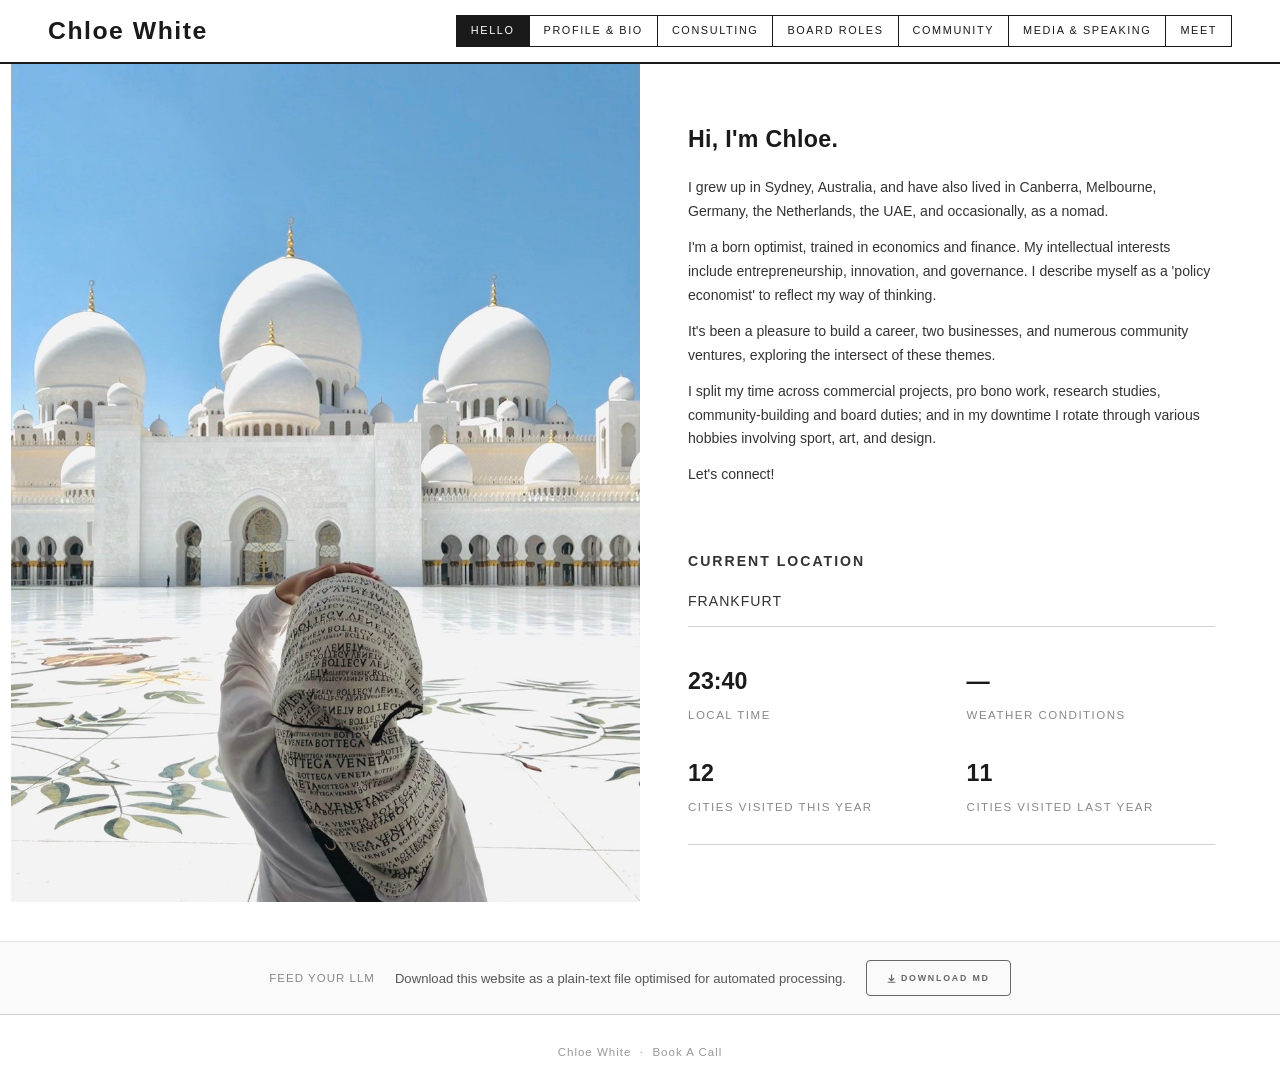
<file: index.html>
<!DOCTYPE html>
<html lang="en">
<head>
  <meta charset="UTF-8">
  <meta name="viewport" content="width=device-width, initial-scale=1.0">
  <title>Chloe White — Advisor · Regulatory Strategist · Policy Architect</title>
  <meta name="description" content="Chloe White — one of Australia's most credentialled experts at the intersection of government policy, financial markets, and emerging technology.">
  <link rel="icon" type="image/svg+xml" href="favicon.svg">
  <link rel="stylesheet" href="styles.css">
  <link rel="alternate" type="text/markdown" title="Chloe White — Full Profile (Markdown)" href="chloe-white.md">

  <!-- ===== ABOUT PAGE: hero image flush left + nav, proportionate, no zoom ===== -->
  <style>
    /* Constrain the entire hero to a centred container so wide viewports
       don't produce dead white space to the right. The pair sits centred
       like a gallery print on a wide wall. */
    .hero {
      min-height: 0;
      align-items: stretch;
      grid-template-columns: auto 1fr;
      max-width: calc((961 / 1280) * (100vh - 62px) * 2);
      margin-left: auto;
      margin-right: auto;
    }
    .hero-image {
      display: block;
    }
    .hero-image img {
      display: block;
      width: auto;
      height: auto;
      max-width: 100%;
      max-height: calc(100vh - 62px); /* flush with nav, never taller than viewport */
    }
    /* Right column naturally fills the remaining 1fr — no separate max-width needed */
    .hero-text .stats-row {
      max-width: 100%;
    }

    /* Mobile: stack image above text */
    @media (max-width: 768px) {
      .hero {
        grid-template-columns: 1fr;
        max-width: 100%;
      }
      .hero-image img {
        width: 100%;
        height: auto;
        max-height: none;
        object-fit: unset;
      }
    }
  </style>
</head>
<body>

<!-- ========== HEADER / NAVIGATION ========== -->
<header>
  <div class="header-inner">
    <div class="site-name">
      <a href="index.html">Chloe White</a>
    </div>
    <button class="nav-toggle" aria-label="Toggle navigation" onclick="document.querySelector('nav').classList.toggle('open')">☰</button>
    <nav>
      <a href="index.html" class="active">Hello</a>
      <a href="bio.html">Profile &amp; Bio</a>
      <a href="advisory.html">Consulting</a>
      <a href="board.html">Board Roles</a>
      <a href="community.html">Community</a>
      <a href="media.html">Media &amp; Speaking</a>
      <!-- <a href="ai-stablecoins.html">Research</a> -->
      <!-- <a href="recognition.html">Recognition</a> -->
      <!-- <a href="art.html">Art</a> -->
      <a href="meet.html">Meet</a>
    </nav>
  </div>
</header>

<!-- ========== HERO SECTION ========== -->
<main class="hero">

  <!-- LEFT: Hero Image — replace src with your preferred image -->
  <div class="hero-image">
    <img src="travel-photo.jpg" alt="Chloe White">
  </div>

  <!-- RIGHT: Introduction -->
  <div class="hero-text">
    <h2>Hi, I'm Chloe.</h2>
    <p>
      I grew up in Sydney, Australia, and have also lived in Canberra, Melbourne, Germany,
      the Netherlands, the UAE, and occasionally, as a nomad.
    </p>
    <p>
      I'm a born optimist, trained in economics and finance. My intellectual interests
      include entrepreneurship, innovation, and governance. I describe myself as a 'policy
      economist' to reflect my way of thinking.
    </p>
    <p>
      It's been a pleasure to build a career, two businesses, and numerous community ventures,
      exploring the intersect of these themes.
    </p>
    <p>
      I split my time across commercial projects, pro bono work, research studies,
      community-building and board duties; and in my downtime I rotate through various
      hobbies involving sport, art, and design.
    </p>
    <p>Let's connect!</p>

    <br>
    <br>
    <p class="section-label">Current Location</p>
    <!-- The text below is filled in automatically from the LOCATION box in the script
         at the bottom of this file. To change your location, edit that box — not here. -->
    <p style="font-size:0.88rem; color:#333; margin-top:4px; text-transform:uppercase; letter-spacing:1px;"><span id="location-label">—</span></p>

    <!-- ========== STATS 2×2 ========== -->
    <div class="stats-row" style="grid-template-columns: repeat(2, 1fr); margin-top: auto; padding-top: 36px;">
      <div class="stat-item" style="text-align:left;">
        <span class="stat-number"><span id="local-time">00:00</span></span>
        <span class="stat-label">Local Time</span>
      </div>
      <div class="stat-item" style="text-align:left;">
        <span class="stat-number" id="local-weather">—</span>
        <span class="stat-label">Weather Conditions</span>
      </div>
      <div class="stat-item" style="text-align:left;">
        <span class="stat-number">12</span>
        <span class="stat-label">Cities Visited This Year</span>
      </div>
      <div class="stat-item" style="text-align:left;">
        <span class="stat-number">11</span>
        <span class="stat-label">Cities Visited Last Year</span>
      </div>
    </div>
  </div>
</main>

<!-- ========== LIVE LOCATION · CLOCK · WEATHER ========== -->
<script>
  /* ================================================================
     ★  UPDATE YOUR LOCATION HERE — THIS IS THE ONLY PLACE TO EDIT  ★
     ================================================================
     Change the four fields below whenever you move. Everything on the
     page — the "Current Location" label, the live clock, and the live
     weather — reads from this one box, so nothing can fall out of sync.

       label     = the words shown under "Current Location" (free text)
       timezone  = IANA time-zone name, drives the live clock
       latitude  = for the live weather (decimal degrees)
       longitude = for the live weather (decimal degrees)

     Look up a city's timezone and coordinates at https://open-meteo.com/
     ================================================================ */
  var LOCATION = {
    label:     "Frankfurt",
    timezone:  "Europe/Berlin",
    latitude:  50.11,
    longitude: 8.68
  };
  /* ==== Nothing below needs editing when you change location ==== */


  /* --- Show the location label --- */
  (function showLocationLabel() {
    var el = document.getElementById('location-label');
    if (el) el.textContent = LOCATION.label;
  })();

  /* --- Live local clock (updates every minute) --- */
  function updateLocalTime() {
    var now = new Date();
    var timeStr = now.toLocaleTimeString('en-GB', {
      timeZone: LOCATION.timezone,
      hour: '2-digit',
      minute: '2-digit'
    });
    var el = document.getElementById('local-time');
    if (el) el.textContent = timeStr;
  }
  updateLocalTime();
  setInterval(updateLocalTime, 60000);

  /* --- Live weather via Open-Meteo (free, no API key) ---
     Docs: https://open-meteo.com/
     Returns current temperature + WMO weather code.
     WMO codes mapped to simple emoji + label below.
  */
  (function fetchLocalWeather() {
    var url = 'https://api.open-meteo.com/v1/forecast'
      + '?latitude=' + LOCATION.latitude + '&longitude=' + LOCATION.longitude
      + '&current=temperature_2m,weather_code'
      + '&timezone=' + encodeURIComponent(LOCATION.timezone);

    fetch(url)
      .then(function(r) { return r.json(); })
      .then(function(data) {
        var temp = Math.round(data.current.temperature_2m);
        var code = data.current.weather_code;
        var emoji = weatherEmoji(code);
        var el = document.getElementById('local-weather');
        if (el) el.textContent = temp + '°C ' + emoji;
      })
      .catch(function() {
        /* Fail silently — keep the dash placeholder */
      });

    /* WMO weather code → emoji mapping */
    function weatherEmoji(code) {
      if (code === 0) return '☀️';                              /* Clear */
      if (code <= 3) return '⛅';                                /* Partly cloudy */
      if (code <= 49) return '☁️';                               /* Overcast / fog */
      if (code <= 59) return '🌧️';                              /* Drizzle */
      if (code <= 69) return '🌧️';                              /* Rain */
      if (code <= 79) return '❄️';                               /* Snow */
      if (code <= 84) return '🌧️';                              /* Rain showers */
      if (code <= 86) return '❄️';                               /* Snow showers */
      if (code <= 99) return '⛈️';                               /* Thunderstorm */
      return '🌤️';
    }
  })();
</script>

<!-- ========== AI AGENT SECTION ========== -->
<section style="border-top: 1px solid #e5e5e5; padding: 18px 32px; display:flex; align-items:center; justify-content:center; gap:20px; flex-wrap:wrap; background:#fafafa;">
  <p style="margin:0; font-size:0.72rem; text-transform:uppercase; letter-spacing:1px; color:#888;">FEED YOUR LLM</p>
  <p style="margin:0; font-size:0.82rem; color:#555;">Download this website as a plain-text file optimised for automated processing.</p>
  <a href="chloe-white.md" download="chloe-white.md" class="read-more"
     style="margin:0; font-size:0.55rem; display:inline-flex; align-items:center; gap:5px; white-space:nowrap; border-color:#666; color:#666; border-radius:4px;"
     onmouseover="this.style.background='#666'; this.style.color='#fff';"
     onmouseout="this.style.background=''; this.style.color='#666';">
    <svg width="9" height="9" viewBox="0 0 12 12" fill="none" xmlns="http://www.w3.org/2000/svg" aria-hidden="true">
      <line x1="6" y1="1" x2="6" y2="8.5" stroke="currentColor" stroke-width="1.5" stroke-linecap="round"/>
      <polyline points="3,6 6,9 9,6" fill="none" stroke="currentColor" stroke-width="1.5" stroke-linecap="round" stroke-linejoin="round"/>
      <line x1="1.5" y1="11" x2="10.5" y2="11" stroke="currentColor" stroke-width="1.5" stroke-linecap="round"/>
    </svg>
    DOWNLOAD MD
  </a>
</section>

<!-- ========== FOOTER ========== -->
<footer>
  <p><a href="https://linkedin.com/in/policyeconomist" target="_blank" rel="noopener">Chloe White</a> &nbsp;·&nbsp; <a href="meet.html">Book A Call</a></p>
</footer>

<!-- 100% privacy-first analytics -->
<script async src="https://scripts.simpleanalyticscdn.com/latest.js"></script>
</body>
</html>
</file>
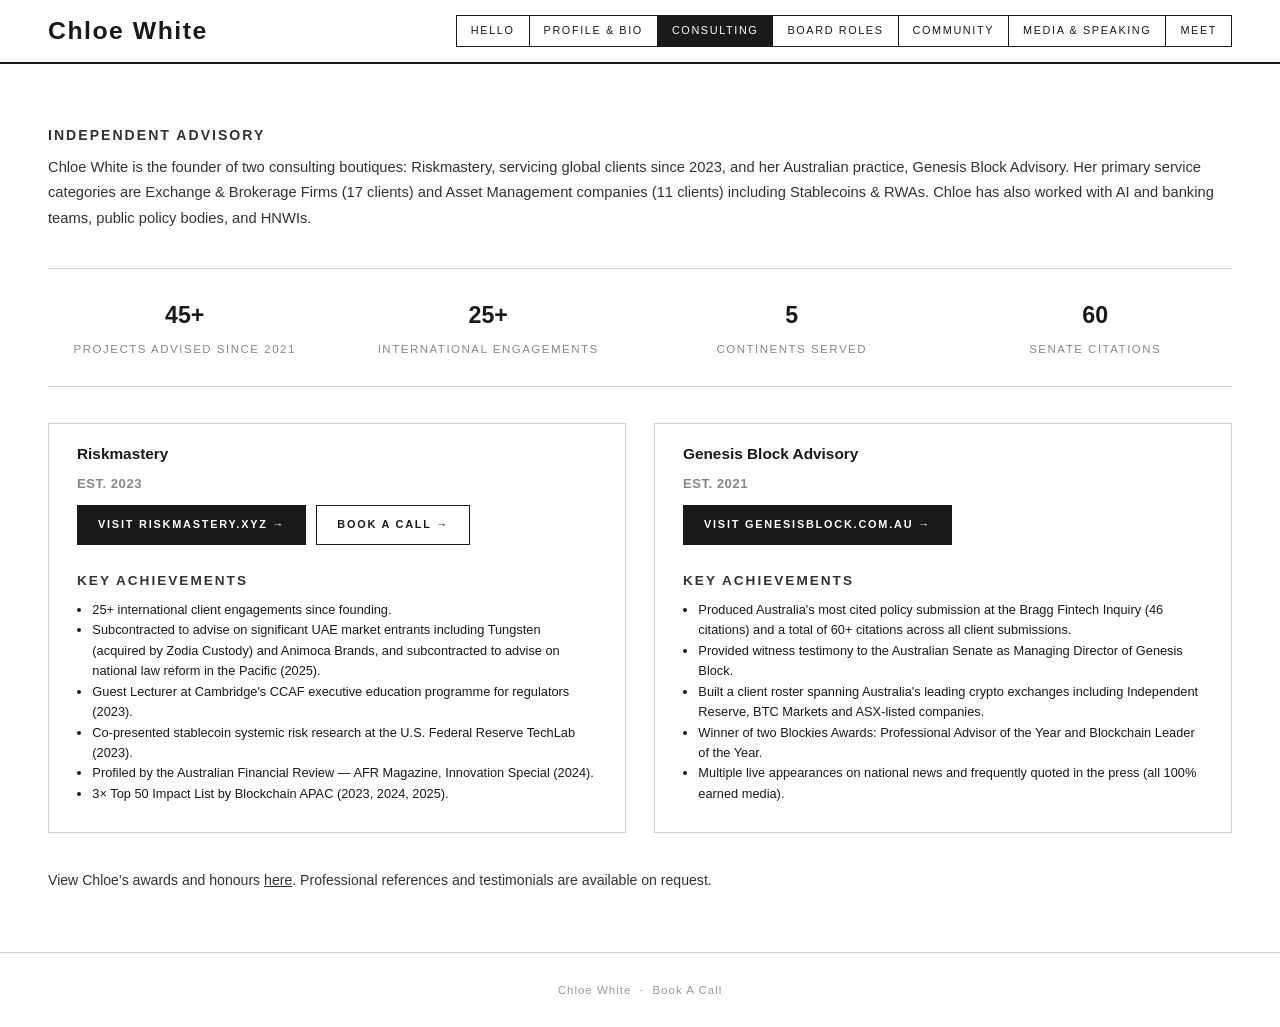
<file: advisory.html>
<!DOCTYPE html>
<html lang="en">
<head>
  <meta charset="UTF-8">
  <meta name="viewport" content="width=device-width, initial-scale=1.0">
  <title>Advisory — Chloe White</title>
  <meta name="description" content="Genesis Block Advisory and Riskmastery — Chloe White's independent advisory firms serving digital asset businesses worldwide.">
  <link rel="icon" type="image/svg+xml" href="favicon.svg">
  <link rel="stylesheet" href="styles.css">
  <style>
    .book-call-btn:hover { background: #1a1a1a !important; color: #fff !important; }

    /* ===== AWARDS MODAL ===== */
    #awards-modal-backdrop {
      display: none;
      position: fixed;
      inset: 0;
      background: rgba(0,0,0,0.55);
      z-index: 1000;
      align-items: center;
      justify-content: center;
      padding: 24px;
    }
    #awards-modal-backdrop.open {
      display: flex;
    }
    #awards-modal {
      background: #fff;
      border-radius: 4px;
      max-width: 720px;
      width: 100%;
      max-height: 90vh;
      overflow-y: auto;
      padding: 40px 44px 36px;
      position: relative;
      box-shadow: 0 8px 40px rgba(0,0,0,0.18);
    }
    #awards-modal-close {
      position: absolute;
      top: 16px;
      right: 20px;
      background: none;
      border: none;
      font-size: 1.3rem;
      cursor: pointer;
      color: #555;
      line-height: 1;
      padding: 4px 8px;
    }
    #awards-modal-close:hover { color: #000; }
    .awards-link {
      background: none;
      border: none;
      padding: 0;
      font: inherit;
      color: inherit;
      text-decoration: underline;
      cursor: pointer;
      font-size: inherit;
    }
    @media (max-width: 600px) {
      #awards-modal { padding: 32px 20px 28px; }
    }
  </style>
</head>
<body>

<!-- ========== HEADER ========== -->
<header>
  <div class="header-inner">
    <div class="site-name">
      <a href="index.html">Chloe White</a>
    </div>
    <button class="nav-toggle" aria-label="Toggle navigation" onclick="document.querySelector('nav').classList.toggle('open')">☰</button>
    <nav>
      <a href="index.html">Hello</a>
      <a href="bio.html">Profile &amp; Bio</a>
      <a href="advisory.html" class="active">Consulting</a>
      <a href="board.html">Board Roles</a>
      <a href="community.html">Community</a>
      <a href="media.html">Media &amp; Speaking</a>
      <!-- <a href="ai-stablecoins.html">Research</a> -->
      <!-- <a href="recognition.html">Recognition</a> -->
      <!-- <a href="art.html">Art</a> -->
      <a href="meet.html">Meet</a>
    </nav>
  </div>
</header>

<!-- ========== ADVISORY PAGE ========== -->
<main class="page-container">

  <p class="section-label" style="font-size:0.88rem; color:#333;">Independent Advisory</p>
  <p style="font-size:0.92rem; line-height:1.75; color:#333; margin-bottom:36px;">
    Chloe White is the founder of two consulting boutiques: Riskmastery, servicing global clients
    since 2023, and her Australian practice, Genesis Block Advisory.
    Her primary service categories are Exchange &amp; Brokerage Firms (17 clients) and Asset Management companies (11 clients) including Stablecoins &amp; RWAs. Chloe has also worked with AI and banking teams, public policy bodies, and HNWIs.
</p>

  <!-- ===== KEY STATS BAR ===== -->
  <div class="stats-row">
    <div class="stat-item">
      <span class="stat-number">45+</span>
      <span class="stat-label">Projects Advised Since 2021</span>
    </div>
    <div class="stat-item">
      <span class="stat-number">25+</span>
      <span class="stat-label">International Engagements</span>
    </div>
    <div class="stat-item">
      <span class="stat-number">5</span>
      <span class="stat-label">Continents Served</span>
    </div>
    <div class="stat-item">
      <span class="stat-number">60</span>
      <span class="stat-label">Senate Citations</span>
    </div>
  </div>

  <!-- ===== BAR CHART (commented out) =====
  <div class="chart-container">
    <p class="chart-title">Advisory Impact</p>
    <div class="bar-chart">
      <div class="bar-row">
        <span class="bar-label">Projects Advised</span>
        <div class="bar-track"><div class="bar-fill" style="width:90%"></div></div>
        <span class="bar-value">45+</span>
      </div>
      <div class="bar-row">
        <span class="bar-label">Senate Citations</span>
        <div class="bar-track"><div class="bar-fill" style="width:100%"></div></div>
        <span class="bar-value">60</span>
      </div>
      <div class="bar-row">
        <span class="bar-label">VARA Rulebooks</span>
        <div class="bar-track"><div class="bar-fill" style="width:48%"></div></div>
        <span class="bar-value">12</span>
      </div>
      <div class="bar-row">
        <span class="bar-label">Organisations Led (DECA)</span>
        <div class="bar-track"><div class="bar-fill" style="width:100%"></div></div>
        <span class="bar-value">70+</span>
      </div>
      <div class="bar-row">
        <span class="bar-label">Years in Policy</span>
        <div class="bar-track"><div class="bar-fill" style="width:60%"></div></div>
        <span class="bar-value">15+</span>
      </div>
    </div>
  </div>
  ===== END BAR CHART ===== -->

  <!-- ===== GENESIS BLOCK & RISKMASTERY — SIDE BY SIDE ===== -->
  <div class="cards-grid" style="grid-template-columns: 1fr 1fr;">

    <!-- RISKMASTERY -->
    <div class="card" id="riskmastery">
      <h3>Riskmastery</h3>
      <p class="card-role">Est. 2023</p>

      <div style="display:flex; flex-wrap:wrap; gap:10px; margin-top:10px; margin-bottom:24px;">
        <a href="https://riskmastery.xyz" target="_blank" rel="noopener" class="read-more" style="margin-top:0; background:#1a1a1a; color:#fff;">Visit riskmastery.xyz →</a>
        <a href="https://calendar.app.google/XC6Tfe4UWCA8TJcW6" target="_blank" rel="noopener" class="read-more book-call-btn" style="margin-top:0; background:#fff; color:#1a1a1a;">Book a Call →</a>
      </div>

      <!-- Key Achievements -->
      <p class="section-label" style="margin-top:24px;">Key Achievements</p>
      <ul style="font-size:0.8rem; padding-left:1.2em;">
        <li>25+ international client engagements since founding.</li>
        <li>Subcontracted to advise on significant UAE market entrants including Tungsten (acquired by Zodia Custody) and Animoca Brands, and subcontracted to advise on national law reform in the Pacific (2025).</li>
        <li>Guest Lecturer at Cambridge's CCAF executive education programme for regulators (2023).</li>
        <li>Co-presented stablecoin systemic risk research at the U.S. Federal Reserve TechLab (2023).</li>
        <li>Profiled by the Australian Financial Review — AFR Magazine, Innovation Special (2024).</li>
        <li>3× Top 50 Impact List by Blockchain APAC (2023, 2024, 2025).</li>
      </ul>
    </div>

    <!-- GENESIS BLOCK ADVISORY -->
    <div class="card" id="genesis-block">
      <h3>Genesis Block Advisory</h3>
      <p class="card-role">Est. 2021</p>

      <div style="display:flex; flex-wrap:wrap; gap:10px; margin-top:10px; margin-bottom:24px;">
        <a href="https://genesisblock.com.au" target="_blank" rel="noopener" class="read-more" style="margin-top:0; background:#1a1a1a; color:#fff;">Visit genesisblock.com.au →</a>
      </div>

      <!-- Key Achievements -->
      <p class="section-label" style="margin-top:24px;">Key Achievements</p>
      <ul style="font-size:0.8rem; padding-left:1.2em;">
        <li>Produced Australia's most cited policy submission at the Bragg Fintech Inquiry (46 citations) and a total of 60+ citations across all client submissions.</li>
        <li>Provided witness testimony to the Australian Senate as Managing Director of Genesis Block.</li>
        <li>Built a client roster spanning Australia's leading crypto exchanges including Independent Reserve, BTC Markets and ASX-listed companies.</li>
        <li>Winner of two Blockies Awards: Professional Advisor of the Year and Blockchain Leader of the Year.</li>
        <li>Multiple live appearances on national news and frequently quoted in the press (all 100% earned media).</li>
      </ul>
    </div>

  </div>

  <p style="font-size:0.88rem; color:#333; margin-top:36px;">View Chloe's awards and honours <button class="awards-link" onclick="document.getElementById('awards-modal-backdrop').classList.add('open'); document.body.style.overflow='hidden';">here</button>. Professional references and testimonials are available on request.</p>

</main>

<!-- ========== FOOTER ========== -->
<footer>
  <p><a href="https://linkedin.com/in/policyeconomist" target="_blank" rel="noopener">Chloe White</a> &nbsp;·&nbsp; <a href="meet.html">Book A Call</a></p>
</footer>

<!-- ========== AWARDS MODAL ========== -->
<div id="awards-modal-backdrop" role="dialog" aria-modal="true" aria-label="Awards and Honours">
  <div id="awards-modal">
    <button id="awards-modal-close" aria-label="Close">✕</button>
    <p class="section-label" style="font-size:0.88rem; color:#333; margin-bottom:20px;">Awards &amp; Honours</p>
    <div class="styled-table-wrap">
    <table class="styled-table" style="table-layout:fixed; width:100%;">
      <colgroup>
        <col style="width:8%">
        <col style="width:34%">
        <col style="width:34%">
        <col style="width:24%">
      </colgroup>
      <thead>
        <tr>
          <th style="vertical-align:top;">Year</th>
          <th style="vertical-align:top;">Award</th>
          <th style="vertical-align:top;">Status</th>
          <th style="vertical-align:top;">Awarding Body</th>
        </tr>
      </thead>
      <tbody>
        <tr>
          <td>2025</td>
          <td><strong>Top 50 Impact List</strong></td>
          <td>Appointed as an Assessor<br>Honoured as an &#8220;Influential Australian Abroad&#8221;</td>
          <td>Blockchain APAC</td>
        </tr>
        <tr>
          <td>2025</td>
          <td><strong>Blockies Industry Awards</strong></td>
          <td>Judge</td>
          <td>DECA</td>
        </tr>
        <tr>
          <td>2024</td>
          <td><strong>Top 50 Impact List</strong></td>
          <td>Ranked #25</td>
          <td>Blockchain APAC</td>
        </tr>
        <tr>
          <td>2024</td>
          <td><strong>Blockies Industry Awards</strong></td>
          <td>Judge</td>
          <td>DECA</td>
        </tr>
        <tr>
          <td>2023</td>
          <td><strong>Top 50 Impact List</strong></td>
          <td>Ranked #22</td>
          <td>Blockchain APAC</td>
        </tr>
        <tr>
          <td>2022</td>
          <td><strong>Professional Advisor of the Year</strong></td>
          <td>Finalist</td>
          <td>Blockchain Australia</td>
        </tr>
        <tr>
          <td>2022</td>
          <td><strong>Blockchain Leader of the Year</strong></td>
          <td>Finalist</td>
          <td>Blockchain Australia</td>
        </tr>
        <tr>
          <td>2021</td>
          <td><strong>Professional Advisor of the Year</strong></td>
          <td>Winner</td>
          <td>Blockchain Australia</td>
        </tr>
        <tr>
          <td>2021</td>
          <td><strong>Blockchain Leader of the Year</strong></td>
          <td>Winner</td>
          <td>Blockchain Australia</td>
        </tr>
      </tbody>
    </table>
    </div>
  </div>
</div>

<script>
  (function() {
    var backdrop = document.getElementById('awards-modal-backdrop');
    var closeBtn = document.getElementById('awards-modal-close');
    function closeModal() {
      backdrop.classList.remove('open');
      document.body.style.overflow = '';
    }
    closeBtn.addEventListener('click', closeModal);
    backdrop.addEventListener('click', function(e) {
      if (e.target === backdrop) closeModal();
    });
    document.addEventListener('keydown', function(e) {
      if (e.key === 'Escape') closeModal();
    });
  })();
</script>

<!-- 100% privacy-first analytics -->
<script async src="https://scripts.simpleanalyticscdn.com/latest.js"></script>
</body>
</html>
</file>
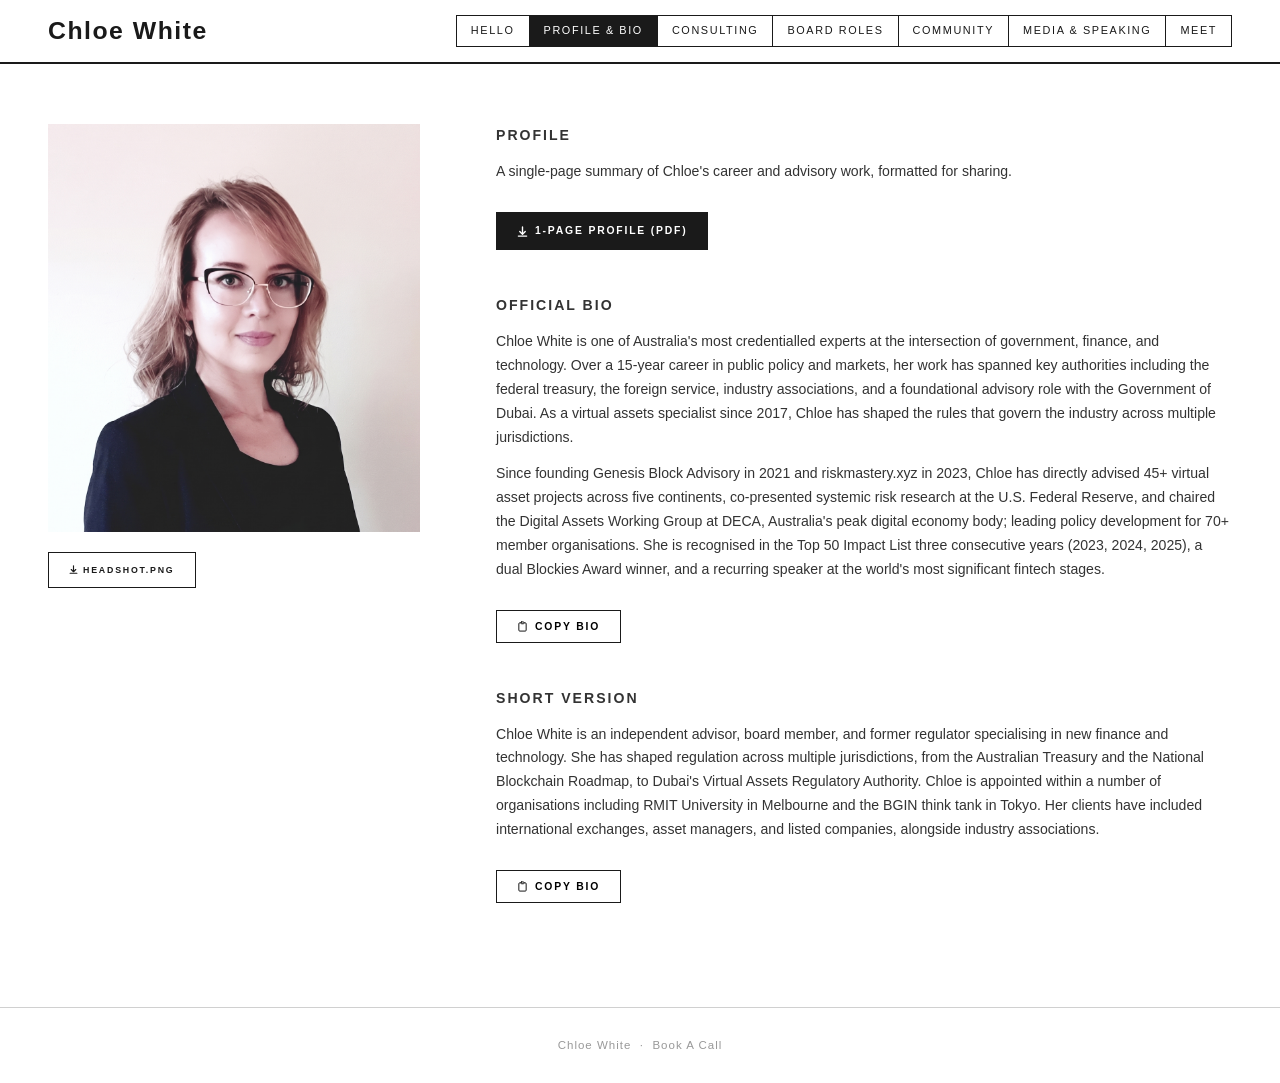
<file: bio.html>
<!DOCTYPE html>
<html lang="en">
<head>
  <meta charset="UTF-8">
  <meta name="viewport" content="width=device-width, initial-scale=1.0">
  <title>Bio — Chloe White</title>
  <meta name="description" content="Official biography and headshot for Chloe White — Advisor, Regulatory Strategist, Policy Architect.">
  <link rel="icon" type="image/svg+xml" href="favicon.svg">
  <link rel="stylesheet" href="styles.css">

  <!-- ===== BIO PAGE: headshot capped at 50% natural size; wider text column ===== -->
  <style>
    /* Desktop: narrower image column, wider text column */
    @media (min-width: 1025px) {
      .page-split {
        grid-template-columns: 35fr 65fr;
        align-items: start;
      }
    }
    /* Mobile: show headshot first, content below */
    @media (max-width: 1024px) {
      .page-split .page-image { order: 1; }
      .page-split .page-content { order: 2; }
    }

    /* Single-column: centre the download button under the headshot */
    @media (max-width: 1024px) {
      .headshot-wrapper { align-items: center !important; }
    }

    /* All sizes: image never exceeds 50% of its natural dimensions */
    .page-split .page-image img {
      width: auto;
      height: auto;
      max-width: min(100%, 554px);
      max-height: 510px;
      object-fit: contain;
      display: block;
      margin: 0 auto;
    }
  </style>
</head>
<body>

<!-- ========== HEADER ========== -->
<header>
  <div class="header-inner">
    <div class="site-name">
      <a href="index.html">Chloe White</a>
    </div>
    <button class="nav-toggle" aria-label="Toggle navigation" onclick="document.querySelector('nav').classList.toggle('open')">☰</button>
    <nav>
      <a href="index.html">Hello</a>
      <a href="bio.html" class="active">Profile &amp; Bio</a>
      <a href="advisory.html">Consulting</a>
      <a href="board.html">Board Roles</a>
      <a href="community.html">Community</a>
      <a href="media.html">Media &amp; Speaking</a>
      <!-- <a href="ai-stablecoins.html">Research</a> -->
      <!-- <a href="recognition.html">Recognition</a> -->
      <!-- <a href="art.html">Art</a> -->
      <a href="meet.html">Meet</a>
    </nav>
  </div>
</header>

<!-- ========== BIO PAGE ========== -->
<main class="page-split">

  <!-- LEFT: Headshot -->
  <div class="page-image" style="display:flex; flex-direction:column; align-items:center; padding:60px 28px 28px 48px; overflow:visible; height:auto;">
    <div class="headshot-wrapper" style="display:inline-flex; flex-direction:column; align-items:flex-start; width: min(100%, 554px);">
      <img src="headshot.png" alt="Chloe White — Headshot" style="width:100%; height:auto; max-height:510px; object-fit:contain; display:block; margin:0;">
      <a href="headshot.png" download="Chloe White Official Headshot.png" class="read-more"
         style="margin-top:20px; font-size:0.55rem; display:inline-flex; align-items:center; gap:5px;">
        <svg width="9" height="9" viewBox="0 0 12 12" fill="none" xmlns="http://www.w3.org/2000/svg" aria-hidden="true">
          <line x1="6" y1="1" x2="6" y2="8.5" stroke="currentColor" stroke-width="1.5" stroke-linecap="round"/>
          <polyline points="3,6 6,9 9,6" fill="none" stroke="currentColor" stroke-width="1.5" stroke-linecap="round" stroke-linejoin="round"/>
          <line x1="1.5" y1="11" x2="10.5" y2="11" stroke="currentColor" stroke-width="1.5" stroke-linecap="round"/>
        </svg>
        HEADSHOT.PNG
      </a>
    </div>
  </div>

  <!-- RIGHT: Official Bio -->
  <div class="page-content">

    <!-- ===== 1-PAGE PROFILE ===== -->
    <div class="content-block" id="profile-download">
      <p class="section-label">Profile</p>
      <p>A single-page summary of Chloe's career and advisory work, formatted for sharing.</p>
      <a href="260428-Chloe-White-Website-A4-Profile.pdf" download="Chloe White — 1-Page Profile.pdf" class="read-more"
         style="margin-top:16px; font-size:0.65rem; display:inline-flex; align-items:center; gap:7px; background:#1a1a1a; color:#fff; border-color:#1a1a1a;">
        <svg width="11" height="11" viewBox="0 0 12 12" fill="none" xmlns="http://www.w3.org/2000/svg" aria-hidden="true">
          <line x1="6" y1="1" x2="6" y2="8.5" stroke="currentColor" stroke-width="1.5" stroke-linecap="round"/>
          <polyline points="3,6 6,9 9,6" fill="none" stroke="currentColor" stroke-width="1.5" stroke-linecap="round" stroke-linejoin="round"/>
          <line x1="1.5" y1="11" x2="10.5" y2="11" stroke="currentColor" stroke-width="1.5" stroke-linecap="round"/>
        </svg>
        1-PAGE PROFILE (PDF)
      </a>
    </div>

    <!-- ===== LONG BIO ===== -->
    <div class="content-block" id="long-bio">
      <p class="section-label">Official Bio</p>
      <p>
        Chloe White is one of Australia's most credentialled experts at the intersection of
        government, finance, and technology. Over a 15-year career in public policy and markets,
        her work has spanned key authorities including the federal treasury, the foreign service,
        industry associations, and a foundational advisory role with the Government of Dubai. As a virtual assets
        specialist since 2017, Chloe has shaped the rules that govern the industry across
        multiple jurisdictions.
      </p>
      <p>
        Since founding Genesis Block Advisory in 2021 and riskmastery.xyz in 2023, Chloe has
        directly advised 45+ virtual asset projects across five continents, co-presented systemic
        risk research at the U.S. Federal Reserve, and chaired the Digital Assets Working Group
        at DECA, Australia's peak digital economy body; leading policy development for 70+ member
        organisations. She is recognised in the Top 50 Impact List three consecutive years
        (2023, 2024, 2025), a dual Blockies Award winner, and a recurring speaker at the world's
        most significant fintech stages.
      </p>
      <button type="button" class="read-more" onclick="copyBio('long-bio', this)" data-label="COPY BIO"
              style="margin-top:16px; font-size:0.65rem; display:inline-flex; align-items:center; gap:7px; background:none; cursor:pointer; font-family:inherit;">
        <svg width="11" height="11" viewBox="0 0 24 24" fill="none" stroke="currentColor" stroke-width="2" stroke-linecap="round" stroke-linejoin="round" aria-hidden="true">
          <rect x="9" y="2" width="6" height="4" rx="1"/><path d="M16 4h2a2 2 0 0 1 2 2v14a2 2 0 0 1-2 2H6a2 2 0 0 1-2-2V6a2 2 0 0 1 2-2h2"/>
        </svg>
        <span class="copy-label">COPY BIO</span>
      </button>
    </div>

    <!-- ===== SHORT BIO ===== -->
    <div class="content-block" id="short-bio">
      <p class="section-label">Short Version</p>
      <p>
        Chloe White is an independent advisor, board member, and former regulator specialising in
        new finance and technology. She has shaped regulation across multiple
        jurisdictions, from the Australian Treasury and the National Blockchain Roadmap, to
        Dubai's Virtual Assets Regulatory Authority. Chloe is appointed within a number of
        organisations including RMIT University in Melbourne and the BGIN think tank in Tokyo.
        Her clients have included international exchanges, asset managers, and listed companies,
        alongside industry associations.
      </p>
      <button type="button" class="read-more" onclick="copyBio('short-bio', this)" data-label="COPY BIO"
              style="margin-top:16px; font-size:0.65rem; display:inline-flex; align-items:center; gap:7px; background:none; cursor:pointer; font-family:inherit;">
        <svg width="11" height="11" viewBox="0 0 24 24" fill="none" stroke="currentColor" stroke-width="2" stroke-linecap="round" stroke-linejoin="round" aria-hidden="true">
          <rect x="9" y="2" width="6" height="4" rx="1"/><path d="M16 4h2a2 2 0 0 1 2 2v14a2 2 0 0 1-2 2H6a2 2 0 0 1-2-2V6a2 2 0 0 1 2-2h2"/>
        </svg>
        <span class="copy-label">COPY BIO</span>
      </button>
    </div>

  </div>
</main>

<!-- ========== COPY BIO SCRIPT ========== -->
<script>
  function copyBio(sectionId, btn) {
    var paras = document.querySelectorAll('#' + sectionId + ' p:not(.section-label)');
    var text = Array.from(paras).map(function(p) { return p.innerText.trim(); }).join('\n\n');
    var label = btn.querySelector('.copy-label');
    navigator.clipboard.writeText(text).then(function() {
      label.textContent = 'COPIED!';
      setTimeout(function() { label.textContent = btn.dataset.label; }, 2000);
    });
  }
</script>

<!-- ========== FOOTER ========== -->
<footer>
  <p><a href="https://linkedin.com/in/policyeconomist" target="_blank" rel="noopener">Chloe White</a> &nbsp;·&nbsp; <a href="meet.html">Book A Call</a></p>
</footer>

<!-- 100% privacy-first analytics -->
<script async src="https://scripts.simpleanalyticscdn.com/latest.js"></script>
</body>
</html>
</file>
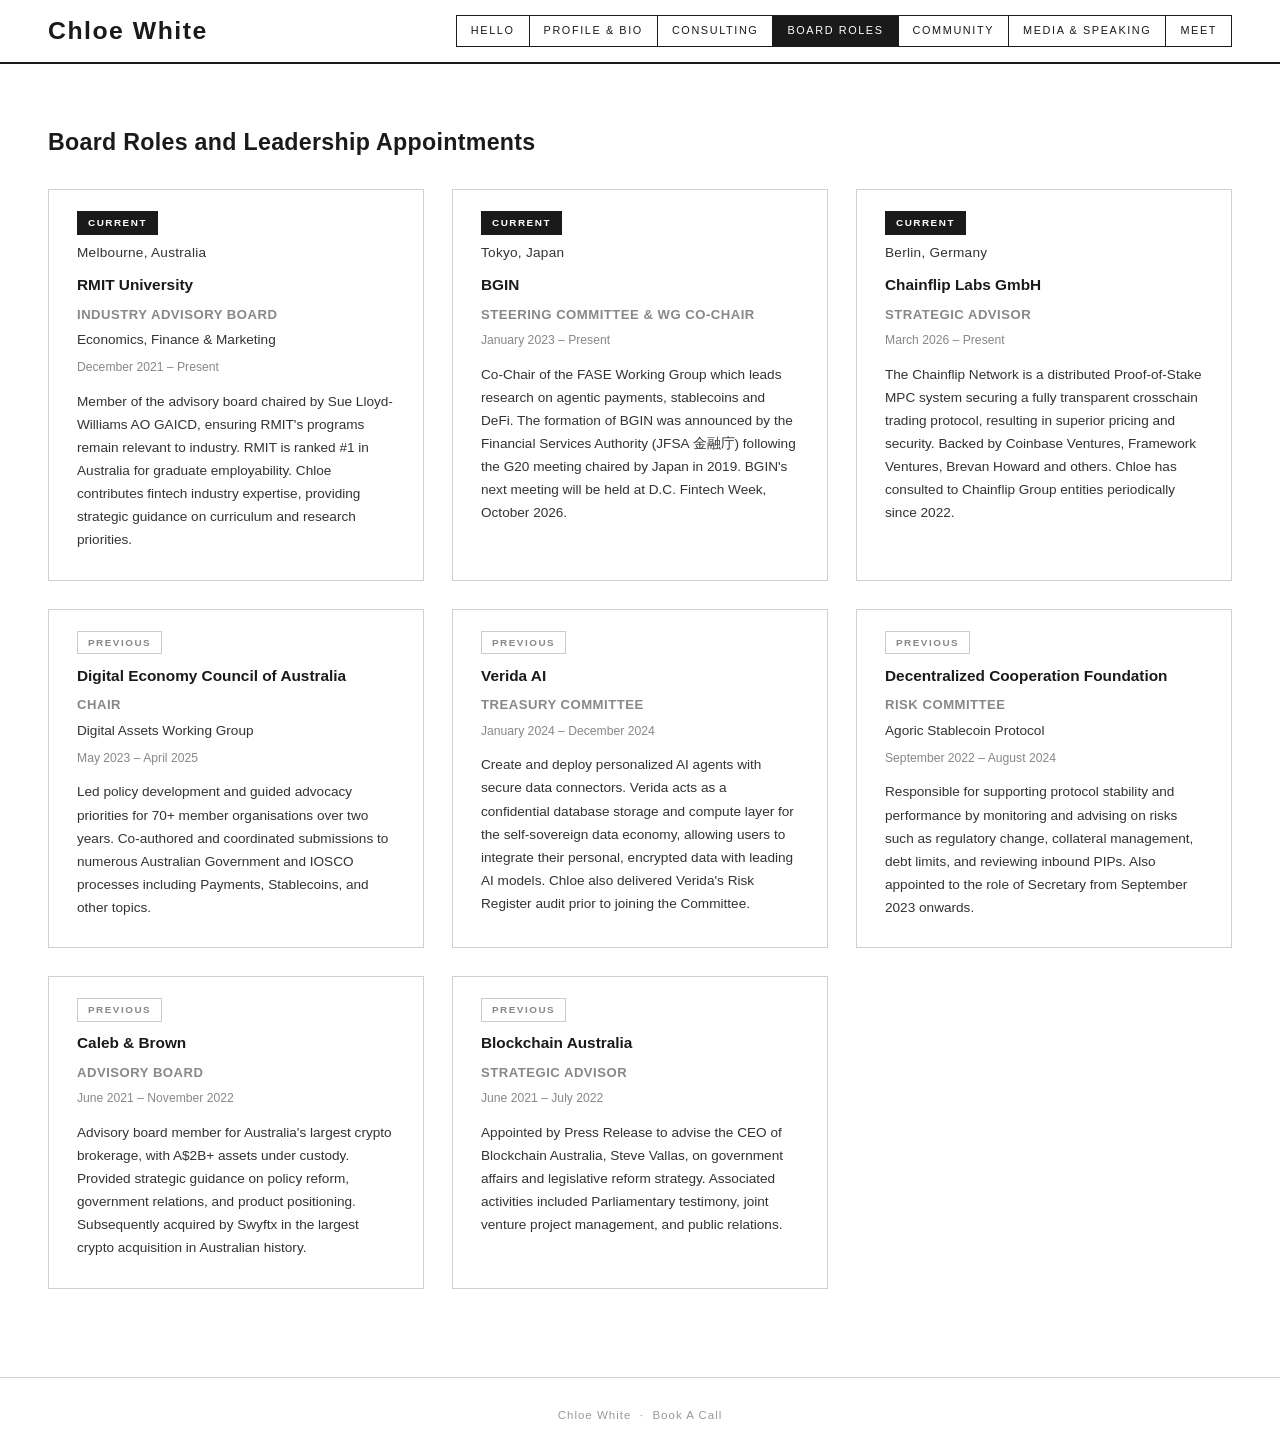
<file: board.html>
<!DOCTYPE html>
<html lang="en">
<head>
  <meta charset="UTF-8">
  <meta name="viewport" content="width=device-width, initial-scale=1.0">
  <title>Board Roles &amp; Appointments — Chloe White</title>
  <meta name="description" content="Chloe White's current and previous board roles and appointments across industry, government, and academia.">
  <link rel="icon" type="image/svg+xml" href="favicon.svg">
  <link rel="stylesheet" href="styles.css">
</head>
<body>

<!-- ========== HEADER ========== -->
<header>
  <div class="header-inner">
    <div class="site-name">
      <a href="index.html">Chloe White</a>
    </div>
    <button class="nav-toggle" aria-label="Toggle navigation" onclick="document.querySelector('nav').classList.toggle('open')">☰</button>
    <nav>
      <a href="index.html">Hello</a>
      <a href="bio.html">Profile &amp; Bio</a>
      <a href="advisory.html">Consulting</a>
      <a href="board.html" class="active">Board Roles</a>
      <a href="community.html">Community</a>
      <a href="media.html">Media &amp; Speaking</a>
      <!-- <a href="ai-stablecoins.html">Research</a> -->
      <!-- <a href="recognition.html">Recognition</a> -->
      <!-- <a href="art.html">Art</a> -->
      <a href="meet.html">Meet</a>
    </nav>
  </div>
</header>

<!-- ========== BOARD ROLES PAGE ========== -->
<main class="page-container">

  <h1 class="section-title">Board Roles and Leadership Appointments</h1>

  <div class="cards-grid" style="grid-template-columns: repeat(3, 1fr);">

    <!-- RMIT -->
    <div class="card" id="rmit">
      <span class="card-tag current">Current</span>
      <p class="card-location" style="margin-bottom:9px;">Melbourne, Australia</p>
      <h3>RMIT University</h3>
      <p class="card-role" style="margin-bottom:2px;">Industry Advisory Board</p>
      <p class="card-dept">Economics, Finance &amp; Marketing</p>
      <p class="card-dates">December 2021 – Present</p>
      <p>
        Member of the advisory board chaired by Sue Lloyd-Williams AO GAICD, ensuring RMIT's
        programs remain relevant to industry. RMIT is ranked #1 in Australia for graduate
        employability. Chloe contributes fintech industry expertise, providing strategic guidance
        on curriculum and research priorities.
      </p>
    </div>

    <!-- BGIN -->
    <div class="card" id="bgin">
      <span class="card-tag current">Current</span>
      <p class="card-location" style="margin-bottom:9px;">Tokyo, Japan</p>
      <h3>BGIN</h3>
      <p class="card-role">Steering Committee &amp; WG Co-Chair</p>
      <p class="card-dates">January 2023 – Present</p>
      <p>
        Co-Chair of the FASE Working Group which leads research on agentic payments, stablecoins
        and DeFi. The formation of BGIN was announced by the Financial Services Authority (JFSA 金融庁) following the G20 meeting
        chaired by Japan in 2019. BGIN's next meeting will be held at D.C. Fintech Week, October 2026.
      </p>
    </div>

    <!-- Chainflip Labs -->
    <div class="card" id="chainflip">
      <span class="card-tag current">Current</span>
      <p class="card-location" style="margin-bottom:9px;">Berlin, Germany</p>
      <h3>Chainflip Labs GmbH</h3>
      <p class="card-role">Strategic Advisor</p>
      <p class="card-dates">March 2026 – Present</p>
      <p>
        The Chainflip Network is a distributed Proof-of-Stake MPC system securing a fully transparent
        crosschain trading protocol, resulting in superior pricing and security. Backed by Coinbase
        Ventures, Framework Ventures, Brevan Howard and others. Chloe has consulted to Chainflip Group
        entities periodically since 2022.
      </p>
    </div>

    <!-- DECA -->
    <div class="card card-previous" id="deca">
      <span class="card-tag">Previous</span>
      <p class="card-location" style="visibility:hidden; margin:3px 0 0; line-height:1; font-size:0.4rem;">—</p>
      <h3>Digital Economy Council of Australia</h3>
      <p class="card-role" style="margin-bottom:2px;">Chair</p>
      <p class="card-dept">Digital Assets Working Group</p>
      <p class="card-dates">May 2023 – April 2025</p>
      <p>
        Led policy development and guided advocacy priorities for 70+ member organisations over
        two years. Co-authored and coordinated submissions to numerous Australian Government and
        IOSCO processes including Payments, Stablecoins, and other topics.
      </p>
    </div>

    <!-- Verida AI -->
    <div class="card card-previous" id="verida">
      <span class="card-tag">Previous</span>
      <p class="card-location" style="visibility:hidden; margin:3px 0 0; line-height:1; font-size:0.4rem;">—</p>
      <h3>Verida AI</h3>
      <p class="card-role">Treasury Committee</p>
      <p class="card-dates">January 2024 – December 2024</p>
      <p>
        Create and deploy personalized AI agents with secure data connectors. Verida acts as a
        confidential database storage and compute layer for the self-sovereign data economy,
        allowing users to integrate their personal, encrypted data with leading AI models.
        Chloe also delivered Verida's Risk Register audit prior to joining the Committee.
      </p>
    </div>

    <!-- Agoric / DCF -->
    <div class="card card-previous" id="agoric">
      <span class="card-tag">Previous</span>
      <p class="card-location" style="visibility:hidden; margin:3px 0 0; line-height:1; font-size:0.4rem;">—</p>
      <h3>Decentralized Cooperation Foundation</h3>
      <p class="card-role" style="margin-bottom:2px;">Risk Committee</p>
      <p class="card-dept">Agoric Stablecoin Protocol</p>
      <p class="card-dates">September 2022 – August 2024</p>
      <p>
        Responsible for supporting protocol stability and performance by monitoring and advising on
        risks such as regulatory change, collateral management, debt limits, and reviewing inbound PIPs.
        Also appointed to the role of Secretary from September 2023 onwards.
      </p>
    </div>

    <!-- Caleb & Brown -->
    <div class="card card-previous" id="cnb">
      <span class="card-tag">Previous</span>
      <p class="card-location" style="visibility:hidden; margin:3px 0 0; line-height:1; font-size:0.4rem;">—</p>
      <h3>Caleb &amp; Brown</h3>
      <p class="card-role">Advisory Board</p>
      <p class="card-dates">June 2021 – November 2022</p>
      <p>
        Advisory board member for Australia's largest crypto brokerage, with A$2B+ assets under
        custody. Provided strategic guidance on policy reform, government relations, and product
        positioning. Subsequently acquired by Swyftx in the largest crypto acquisition in
        Australian history.
      </p>
    </div>

    <!-- Blockchain Australia -->
    <div class="card card-previous" id="ba">
      <span class="card-tag">Previous</span>
      <p class="card-location" style="visibility:hidden; margin:3px 0 0; line-height:1; font-size:0.4rem;">—</p>
      <h3>Blockchain Australia</h3>
      <p class="card-role">Strategic Advisor</p>
      <p class="card-dates">June 2021 – July 2022</p>
      <p>
        Appointed by Press Release to advise the CEO of Blockchain Australia, Steve Vallas,
        on government affairs and legislative reform strategy. Associated activities included
        Parliamentary testimony, joint venture project management, and public relations.
      </p>
    </div>

  </div>

</main>

<!-- ========== FOOTER ========== -->
<footer>
  <p><a href="https://linkedin.com/in/policyeconomist" target="_blank" rel="noopener">Chloe White</a> &nbsp;·&nbsp; <a href="meet.html">Book A Call</a></p>
</footer>

<!-- 100% privacy-first analytics -->
<script async src="https://scripts.simpleanalyticscdn.com/latest.js"></script>
</body>
</html>
</file>
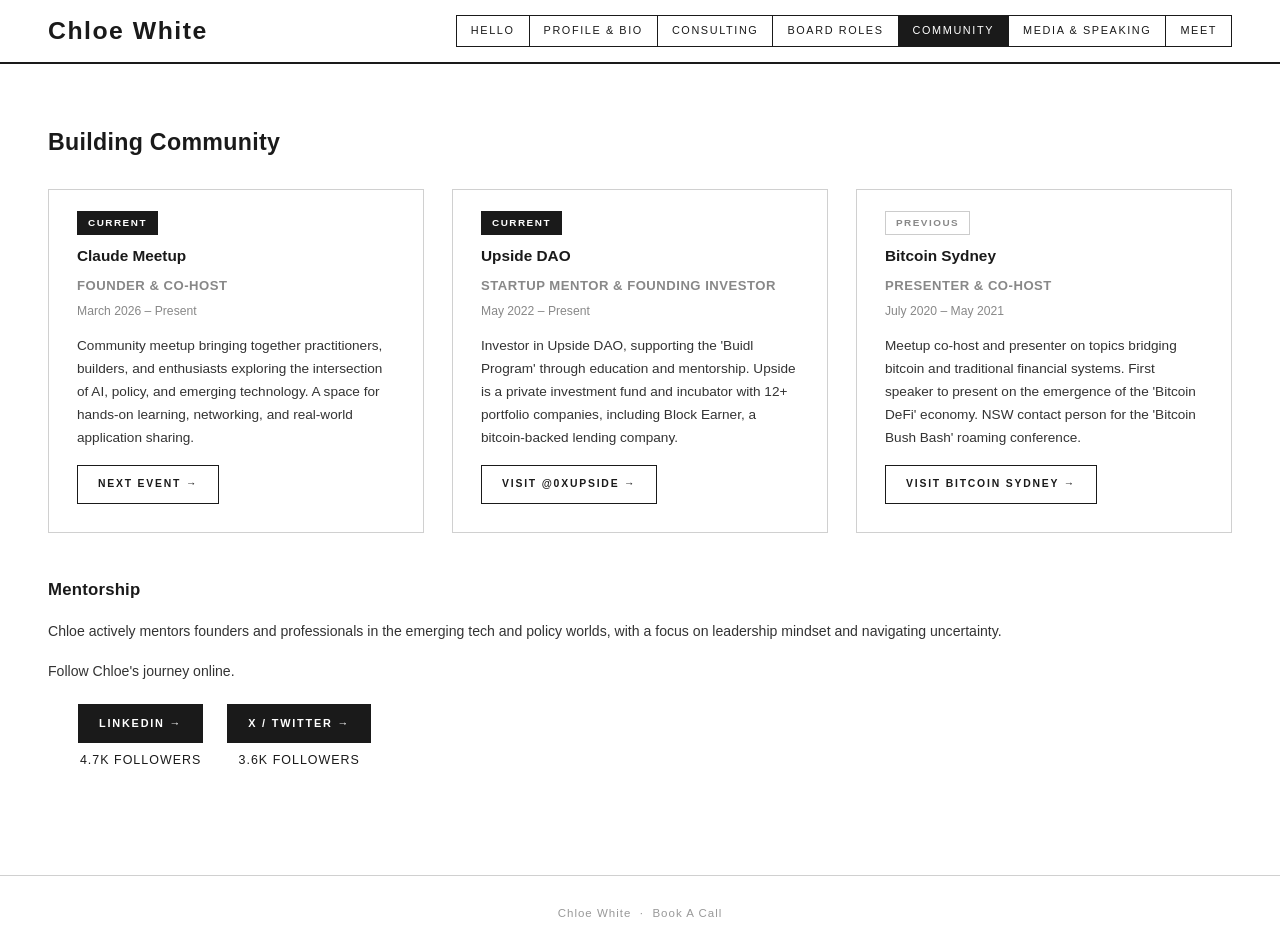
<file: community.html>
<!DOCTYPE html>
<html lang="en">
<head>
  <meta charset="UTF-8">
  <meta name="viewport" content="width=device-width, initial-scale=1.0">
  <title>Community — Chloe White</title>
  <meta name="description" content="Chloe White's community involvement — Claude Meetup, Upside DAO, and mentorship.">
  <link rel="icon" type="image/svg+xml" href="favicon.svg">
  <link rel="stylesheet" href="styles.css">
</head>
<body>

<!-- ========== HEADER ========== -->
<header>
  <div class="header-inner">
    <div class="site-name">
      <a href="index.html">Chloe White</a>
    </div>
    <button class="nav-toggle" aria-label="Toggle navigation" onclick="document.querySelector('nav').classList.toggle('open')">☰</button>
    <nav>
      <a href="index.html">Hello</a>
      <a href="bio.html">Profile &amp; Bio</a>
      <a href="advisory.html">Consulting</a>
      <a href="board.html">Board Roles</a>
      <a href="community.html" class="active">Community</a>
      <a href="media.html">Media &amp; Speaking</a>
      <!-- <a href="ai-stablecoins.html">Research</a> -->
      <!-- <a href="recognition.html">Recognition</a> -->
      <!-- <a href="art.html">Art</a> -->
      <a href="meet.html">Meet</a>
    </nav>
  </div>
</header>

<!-- ========== COMMUNITY PAGE ========== -->
<main class="page-container">

  <h1 class="section-title">Building Community</h1>

  <div class="cards-grid" style="grid-template-columns: repeat(3, 1fr);">

    <!-- Claude Meetup -->
    <div class="card" id="claude-meetup">
      <span class="card-tag current">Current</span>
      <p class="card-location" style="visibility:hidden; margin:3px 0 0; line-height:1; font-size:0.4rem;">—</p>
      <h3>Claude Meetup</h3>
      <p class="card-role">Founder &amp; Co-Host</p>
      <p class="card-dates">March 2026 – Present</p>
      <p>
        Community meetup bringing together practitioners, builders, and enthusiasts exploring
        the intersection of AI, policy, and emerging technology. A space for hands-on learning,
        networking, and real-world application sharing.
      </p>
      <a href="https://luma.com/umfhfndy" target="_blank" rel="noopener" class="read-more" style="margin-top:16px; font-size:0.65rem;">Next Event →</a>
    </div>

    <!-- Upside DAO -->
    <div class="card" id="upside-dao">
      <span class="card-tag current">Current</span>
      <p class="card-location" style="visibility:hidden; margin:3px 0 0; line-height:1; font-size:0.4rem;">—</p>
      <h3>Upside DAO</h3>
      <p class="card-role">Startup Mentor &amp; Founding Investor</p>
      <p class="card-dates">May 2022 – Present</p>
      <p>
        Investor in Upside DAO, supporting the 'Buidl Program' through education and mentorship.
        Upside is a private investment fund and incubator with 12+ portfolio companies, including
        Block Earner, a bitcoin-backed lending company.
      </p>
      <a href="https://x.com/0xUpside" target="_blank" rel="noopener" class="read-more" style="margin-top:16px; font-size:0.65rem;">Visit @0xUpside →</a>
    </div>

    <!-- Bitcoin Sydney -->
    <div class="card card-previous" id="bitcoin-sydney">
      <span class="card-tag">Previous</span>
      <p class="card-location" style="visibility:hidden; margin:3px 0 0; line-height:1; font-size:0.4rem;">—</p>
      <h3>Bitcoin Sydney</h3>
      <p class="card-role">Presenter &amp; Co-Host</p>
      <p class="card-dates">July 2020 – May 2021</p>
      <p>
        Meetup co-host and presenter on topics bridging bitcoin and traditional financial systems.
        First speaker to present on the emergence of the 'Bitcoin DeFi' economy. NSW contact person for the
        'Bitcoin Bush Bash' roaming conference.
      </p>
      <a href="https://www.meetup.com/bitcoin_sydney/" target="_blank" rel="noopener" class="read-more" style="margin-top:16px; font-size:0.65rem;">Visit Bitcoin Sydney →</a>
    </div>

  </div>

  <!-- ===== MENTORSHIP ===== -->
  <h2 class="section-subtitle">Mentorship</h2>

  <div class="content-block">
    <p>
      Chloe actively mentors founders and professionals in the emerging tech and policy worlds,
      with a focus on leadership mindset and navigating uncertainty.
    </p>
    <p style="margin-top:16px;">Follow Chloe's journey online.</p>
    <div style="display:flex; gap:24px; flex-wrap:wrap; margin-top:20px; align-items:flex-start; margin-left:30px;">
      <div style="display:flex; flex-direction:column; align-items:center; gap:8px;">
        <a href="https://linkedin.com/in/policyeconomist" target="_blank" rel="noopener" class="read-more" style="margin-top:0; background:#1a1a1a; color:#fff;">
          LinkedIn →
        </a>
        <span style="font-size:0.78rem; color:#1a1a1a; text-transform:uppercase; letter-spacing:1px;">4.7k followers</span>
      </div>
      <div style="display:flex; flex-direction:column; align-items:center; gap:8px;">
        <a href="https://x.com/ChloeWhiteAus" target="_blank" rel="noopener" class="read-more" style="margin-top:0; background:#1a1a1a; color:#fff;">
          X / Twitter →
        </a>
        <span style="font-size:0.78rem; color:#1a1a1a; text-transform:uppercase; letter-spacing:1px;">3.6k followers</span>
      </div>
    </div>
  </div>

</main>

<!-- ========== FOOTER ========== -->
<footer>
  <p><a href="https://linkedin.com/in/policyeconomist" target="_blank" rel="noopener">Chloe White</a> &nbsp;·&nbsp; <a href="meet.html">Book A Call</a></p>
</footer>

<!-- 100% privacy-first analytics -->
<script async src="https://scripts.simpleanalyticscdn.com/latest.js"></script>
</body>
</html>
</file>
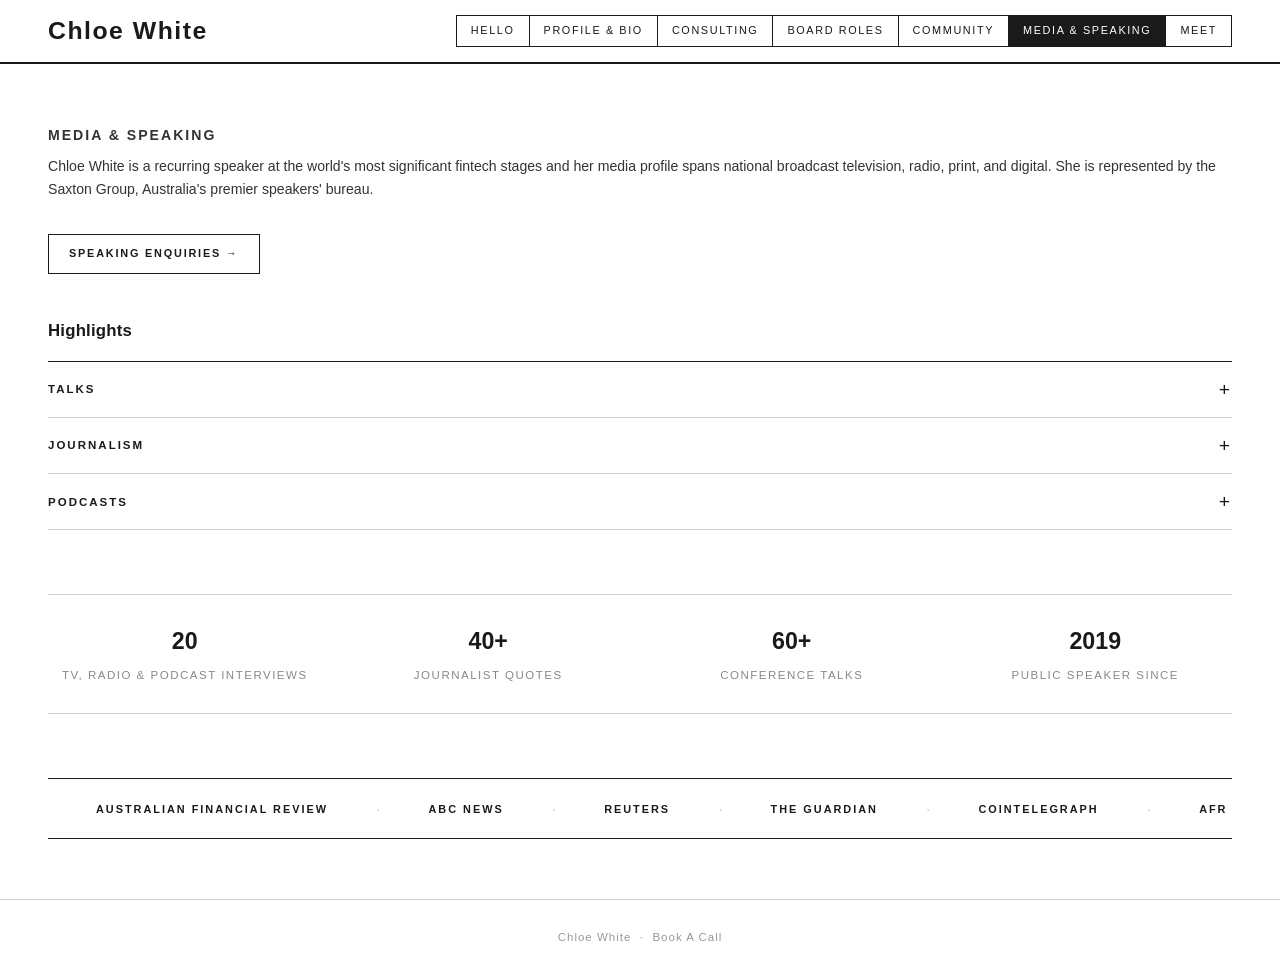
<file: media.html>
<!DOCTYPE html>
<html lang="en">
<head>
  <meta charset="UTF-8">
  <meta name="viewport" content="width=device-width, initial-scale=1.0">
  <title>Media &amp; Speaking — Chloe White</title>
  <meta name="description" content="Chloe White's international speaking engagements, media appearances, and academic lectures.">
  <link rel="icon" type="image/svg+xml" href="favicon.svg">
  <link rel="stylesheet" href="styles.css">
  <style>

    /* ===== SPEAKING ENQUIRIES BUTTON ===== */
    .enquiry-btn {
      display: inline-block;
      margin-top: 20px;
      font-size: 0.68rem;
      font-weight: 600;
      letter-spacing: 1.8px;
      text-transform: uppercase;
      border: 1.5px solid #1a1a1a;
      padding: 10px 20px;
      transition: background 0.2s, color 0.2s;
      color: #1a1a1a;
    }
    .enquiry-btn:hover {
      background: #1a1a1a;
      color: #fff;
    }

    /* ===== ACCORDION ===== */
    .accordion {
      border-top: 1.5px solid #1a1a1a;
      margin-top: 8px;
    }

    .accordion-item {
      border-bottom: 1px solid #d0d0d0;
    }

    .accordion-trigger {
      width: 100%;
      background: none;
      border: none;
      cursor: pointer;
      display: flex;
      align-items: center;
      justify-content: space-between;
      padding: 18px 0;
      font-family: 'Helvetica Neue', Helvetica, Arial, sans-serif;
      font-size: 0.72rem;
      font-weight: 600;
      text-transform: uppercase;
      letter-spacing: 2px;
      color: #1a1a1a;
      text-align: left;
    }

    .accordion-trigger:hover { color: #555; }

    .accordion-icon {
      font-size: 1.2rem;
      font-weight: 300;
      line-height: 1;
      flex-shrink: 0;
      color: #1a1a1a;
    }

    .accordion-panel {
      display: none;
      padding: 0 0 28px 0;
    }

    .accordion-panel.is-open {
      display: block;
    }

    /* ===== ACCORDION PANEL CONTENT ===== */
    .media-list {
      list-style: none;
      padding: 0;
    }

    .media-list li {
      font-size: 0.84rem;
      line-height: 1.6;
      color: #333;
      padding: 11px 0;
      border-bottom: 1px solid #ebebeb;
      display: grid;
      grid-template-columns: 100px 1fr auto;
      gap: 14px;
      align-items: baseline;
    }

    .media-list li:last-child { border-bottom: none; }

    .media-type {
      font-size: 0.62rem;
      font-weight: 700;
      text-transform: uppercase;
      letter-spacing: 1.2px;
      color: #999;
      padding-top: 2px;
    }

    .media-title a {
      color: #1a1a1a;
      text-decoration: underline;
      text-decoration-color: #d0d0d0;
      text-underline-offset: 3px;
    }

    .media-title a:hover {
      color: #555;
      text-decoration-color: #555;
    }

    .media-outlet {
      color: #888;
      font-size: 0.8rem;
    }

    .media-date {
      font-size: 0.68rem;
      text-transform: uppercase;
      letter-spacing: 1px;
      color: #bbb;
      white-space: nowrap;
    }

    /* ===== STATS TICKER ===== */
    .ticker-wrap {
      overflow: hidden;
      border-top: 1.5px solid #1a1a1a;
      border-bottom: 1.5px solid #1a1a1a;
      padding: 16px 0;
      margin-top: 64px;
      white-space: nowrap;
    }

    .ticker-track {
      display: inline-flex;
      align-items: center;
      animation: ticker-scroll 28s linear infinite;
    }

    .ticker-wrap:hover .ticker-track {
      animation-play-state: paused;
    }

    .ticker-item {
      font-size: 0.68rem;
      font-weight: 600;
      text-transform: uppercase;
      letter-spacing: 2px;
      color: #1a1a1a;
      padding: 0 48px;
    }

    .ticker-sep {
      color: #ccc;
      font-weight: 300;
      font-size: 1rem;
    }

    @keyframes ticker-scroll {
      0%   { transform: translateX(0); }
      100% { transform: translateX(-50%); }
    }

  </style>
</head>
<body>

<!-- ========== HEADER ========== -->
<header>
  <div class="header-inner">
    <div class="site-name">
      <a href="index.html">Chloe White</a>
    </div>
    <button class="nav-toggle" aria-label="Toggle navigation" onclick="document.querySelector('nav').classList.toggle('open')">☰</button>
    <nav>
      <a href="index.html">Hello</a>
      <a href="bio.html">Profile &amp; Bio</a>
      <a href="advisory.html">Consulting</a>
      <a href="board.html">Board Roles</a>
      <a href="community.html">Community</a>
      <a href="media.html" class="active">Media &amp; Speaking</a>
      <!-- <a href="ai-stablecoins.html">Research</a> -->
      <!-- <a href="recognition.html">Recognition</a> -->
      <!-- <a href="art.html">Art</a> -->
      <a href="meet.html">Meet</a>
    </nav>
  </div>
</header>

<!-- ========== MEDIA & SPEAKING PAGE ========== -->
<main class="page-container">

  <!-- ===== INTRO ===== -->
  <p class="section-label" style="font-size:0.88rem; color:#333;">Media &amp; Speaking</p>

  <div class="content-block">
    <p>
      Chloe White is a recurring speaker at the world's most significant fintech stages and her media profile
      spans national broadcast television, radio, print, and digital. She is represented by the Saxton Group,
      Australia's premier speakers' bureau.
    </p>
    <a class="enquiry-btn" href="https://www.saxton.com.au/speakers/chloe-white" target="_blank" rel="noopener">
      Speaking Enquiries →
    </a>
  </div>


  <!-- ===== HIGHLIGHTS ACCORDION ===== -->
  <h2 class="section-subtitle">Highlights</h2>

  <div class="accordion" id="media-accordion">

    <!-- ===== ROW: TALKS ===== -->
    <div class="accordion-item">
      <button class="accordion-trigger" data-target="panel-conferences">
        Talks
        <span class="accordion-icon">+</span>
      </button>
      <div class="accordion-panel" id="panel-conferences">
        <ul class="media-list">

          <li>
            <span class="media-type">Presentation</span>
            <span class="media-title">
              Regulator AMA: Global Policy Trends
              <span class="media-outlet"> — Web3 Hub, Berlin</span>
            </span>
            <span class="media-date">Apr 2026</span>
          </li>
          <li>
            <span class="media-type">Workshop</span>
            <span class="media-title">
              Agentic Payments &amp; AI Risk Frameworks (BGIN)
              <span class="media-outlet"> — Japan Fintech Summit</span>
            </span>
            <span class="media-date">Mar 2026</span>
          </li>
          <li>
            <span class="media-type">Roundtable</span>
            <span class="media-title">
              Chatham House Regulatory Roundtable: "Next-Gen Compliance"
              <span class="media-outlet"> — GFTN Forum, Tokyo</span>
            </span>
            <span class="media-date">Feb 2026</span>
          </li>
          <li>
            <span class="media-type">Workshop</span>
            <span class="media-title">
              Global Stablecoin Policy &amp; the GENIUS Act (BGIN)
              <span class="media-outlet"> — D.C. Fintech Week</span>
            </span>
            <span class="media-date">Oct 2025</span>
          </li>
          <li>
            <span class="media-type">Speaker</span>
            <span class="media-title">
              Gulf Regulatory Landscape — 'Regulation as a Product'
              <span class="media-outlet"> — DECA Global Summit</span>
            </span>
            <span class="media-date">Sep 2025</span>
          </li>
          <li>
            <span class="media-type">Presentation</span>
            <span class="media-title">
              Global Analysis: Stablecoin Policy and Regulatory Developments
              <span class="media-outlet"> — GBBC</span>
            </span>
            <span class="media-date">Jun 2025</span>
          </li>
          <li>
            <span class="media-type">Presentation</span>
            <span class="media-title">
              Stablecoin Policy in UAE &amp; EU: An Update (BGIN)
              <span class="media-outlet"> — Japan Fintech Week (Remote)</span>
            </span>
            <span class="media-date">Mar 2025</span>
          </li>
          <li>
            <span class="media-type">Presentation</span>
            <span class="media-title">
              Stablecoin Policy in UAE &amp; EU: An Overview (BGIN)
              <span class="media-outlet"> — D.C. Fintech Week (Remote)</span>
            </span>
            <span class="media-date">Oct 2024</span>
          </li>
          <li>
            <span class="media-type">Panel</span>
            <span class="media-title">
              US Politics, Brain Drain, Bitcoin Mining
              <span class="media-outlet"> — AFR Cryptocurrency Summit 2024</span>
            </span>
            <span class="media-date">Sep 2024</span>
          </li>
          <li>
            <span class="media-type">Speaker</span>
            <span class="media-title">
              AI in Blockchain (BGIN)
              <span class="media-outlet"> — Point Zero Forum, Zurich (Remote)</span>
            </span>
            <span class="media-date">Jul 2024</span>
          </li>
          <li>
            <span class="media-type">Roundtable</span>
            <span class="media-title">
              DFSA Chatham House Roundtable on Tokenisation
              <span class="media-outlet"> — Dubai Fintech Summit</span>
            </span>
            <span class="media-date">May 2024</span>
          </li>
          <li>
            <span class="media-type">Panel</span>
            <span class="media-title">
              FIN/SUM — Best Practice Policy and Governance
              <span class="media-outlet"> — Japan Fintech Summit</span>
            </span>
            <span class="media-date">Mar 2024</span>
          </li>
          <li>
            <span class="media-type">Moderator</span>
            <span class="media-title">
              Block 10 — Financial Applications Day (BGIN)
              <span class="media-outlet"> — Japan Fintech Week</span>
            </span>
            <span class="media-date">Mar 2024</span>
          </li>
          <li>
            <span class="media-type">Workshop</span>
            <span class="media-title">
              AI × Blockchain: An Overhyped Narrative? (BGIN)
              <span class="media-outlet"> — Japan Fintech Week</span>
            </span>
            <span class="media-date">Mar 2024</span>
          </li>
          <li>
            <span class="media-type">Keynote</span>
            <span class="media-title">
              School Prefect for Stablecoins
              <span class="media-outlet"> — Crypto Assembly by Blockchain APAC</span>
            </span>
            <span class="media-date">Nov 2023</span>
          </li>
          <li>
            <span class="media-type">Panel</span>
            <span class="media-title">
              After the Crypto Winter
              <span class="media-outlet"> — AFR Cryptocurrency Summit 2023</span>
            </span>
            <span class="media-date">Oct 2023</span>
          </li>
          <li>
            <span class="media-type">Presentation</span>
            <span class="media-title">
              Potential Points of Failure for Stablecoins
              <span class="media-outlet"> — TechLab, U.S. Federal Reserve</span>
            </span>
            <span class="media-date">Sep 2023</span>
          </li>
          <li>
            <span class="media-type">Panel</span>
            <span class="media-title">
              Institutional Adoption of Virtual Assets — Panel Debate
              <span class="media-outlet"> — Point Zero Forum, Zurich</span>
            </span>
            <span class="media-date">Jun 2023</span>
          </li>
          <li>
            <span class="media-type">Fireside</span>
            <span class="media-title">
              Bitcoin, Tokenisation and Tech Policy Principles
              <span class="media-outlet"> — Australian Government (Masked Economist)</span>
            </span>
            <span class="media-date">May 2023</span>
          </li>
          <li>
            <span class="media-type">SME Lecture</span>
            <span class="media-title">
              Principles for Virtual Asset Policymaking
              <span class="media-outlet"> — Cambridge University CCAF (CDAR Program)</span>
            </span>
            <span class="media-date">Mar 2023</span>
          </li>
          <li>
            <span class="media-type">Panel</span>
            <span class="media-title">
              Are Institutions Really into Crypto, or Is It Just Too Small?
              <span class="media-outlet"> — Singapore Fintech Festival</span>
            </span>
            <span class="media-date">Nov 2022</span>
          </li>
          <li>
            <span class="media-type">Guest Lecture</span>
            <span class="media-title">
              Blockchain &amp; Digital Assets for Finance
              <span class="media-outlet"> — University of Technology Sydney (UTS)</span>
            </span>
            <span class="media-date">May 2022</span>
          </li>
          <li>
            <span class="media-type">Testimony</span>
            <span class="media-title">
              Senate Select Committee: Australia as a Technology and Financial Centre
              <span class="media-outlet"> — Parliament of Australia</span>
            </span>
            <span class="media-date">Aug 2021</span>
          </li>
          <li>
            <span class="media-type">Moderator</span>
            <span class="media-title">
              Roundtable: Blockchain and Fintech
              <span class="media-outlet"> — Intersekt by Fintech Australia, Melbourne</span>
            </span>
            <span class="media-date">May 2021</span>
          </li>
          <li>
            <span class="media-type">Keynote</span>
            <span class="media-title">
              Blockchain Week Launch with Melbourne Connect
              <span class="media-outlet"> — Melbourne University</span>
            </span>
            <span class="media-date">Mar 2021</span>
          </li>
          <li>
            <span class="media-type">Panel</span>
            <span class="media-title">
              Blockchain for Business
              <span class="media-outlet"> — OECD Blockchain Policy Centre</span>
            </span>
            <span class="media-date">Feb 2021</span>
          </li>
          <li>
            <span class="media-type">Fireside</span>
            <span class="media-title">
              Blockchain Masterclass with Chloe White and Steve Vallas
              <span class="media-outlet"> — Swinburne University</span>
            </span>
            <span class="media-date">Oct 2020</span>
          </li>
          <li>
            <span class="media-type">Panel</span>
            <span class="media-title">
              Cybersecurity × Blockchain (with Senator Bragg)
              <span class="media-outlet"> — Melbourne University</span>
            </span>
            <span class="media-date">Jul 2020</span>
          </li>

        </ul>
      </div>
    </div>

    <!-- ===== ROW: JOURNALISM ===== -->
    <div class="accordion-item">
      <button class="accordion-trigger" data-target="panel-journalism">
        Journalism
        <span class="accordion-icon">+</span>
      </button>
      <div class="accordion-panel" id="panel-journalism">
        <ul class="media-list">
          <li>
            <span class="media-type">Profile</span>
            <span class="media-title">
              <a href="https://x.com/GenesisBlockAus/status/1759684783200735328" target="_blank" rel="noopener">This Sydney woman is helping design the rules for crypto</a>
              <span class="media-outlet"> — Australian Financial Review</span>
            </span>
            <span class="media-date">Feb 2024</span>
          </li>
          <li>
            <span class="media-type">Quote</span>
            <span class="media-title">
              <a href="https://www.afr.com/markets/equity-markets/crypto-dream-is-being-killed-by-policy-paralysis-20240923-p5kcqz" target="_blank" rel="noopener">Crypto dream is being 'killed' by policy paralysis</a>
              <span class="media-outlet"> — Australian Financial Review</span>
            </span>
            <span class="media-date">Sep 2024</span>
          </li>
          <li>
            <span class="media-type">Quote</span>
            <span class="media-title">
              <a href="https://www.afr.com/companies/financial-services/asic-chairman-warns-new-crypto-rules-need-more-time-20231016-p5eclp" target="_blank" rel="noopener">ASIC Chairman Warns New Crypto Rules Need More Time</a>
              <span class="media-outlet"> — Australian Financial Review</span>
            </span>
            <span class="media-date">Oct 2023</span>
          </li>
          <li>
            <span class="media-type">Quote</span>
            <span class="media-title">
              <a href="https://cointelegraph.com/magazine/tornado-cash-2-0-the-race-to-build-safe-and-legal-coin-mixers/" target="_blank" rel="noopener">Tornado Cash 2.0</a>
              <span class="media-outlet"> — Cointelegraph</span>
            </span>
            <span class="media-date">Jun 2023</span>
          </li>
          <li>
            <span class="media-type">Media</span>
            <span class="media-title">
              <a href="https://www.afr.com/technology/this-fund-just-raised-5m-to-solve-crypto-s-warped-model-20221019-p5br44" target="_blank" rel="noopener">This Fund Just Raised $5m to Solve Crypto's 'Warped' Model</a>
              <span class="media-outlet"> — Australian Financial Review</span>
            </span>
            <span class="media-date">Oct 2022</span>
          </li>
          <li>
            <span class="media-type">Radio</span>
            <span class="media-title">
              <a href="https://www.abc.net.au/radionational/programs/drive/government-to-regulate-crypto-market-/101358956" target="_blank" rel="noopener">Government to Regulate Crypto Market</a>
              <span class="media-outlet"> — ABC Radio National</span>
            </span>
            <span class="media-date">Aug 2022</span>
          </li>
          <li>
            <span class="media-type">Quote</span>
            <span class="media-title">
              <a href="https://www.theguardian.com/business/2022/aug/14/why-is-the-reserve-bank-of-australia-exploring-digital-currency-options" target="_blank" rel="noopener">Why Is the RBA Exploring Digital Currency Options?</a>
              <span class="media-outlet"> — The Guardian</span>
            </span>
            <span class="media-date">Aug 2022</span>
          </li>
          <li>
            <span class="media-type">TV</span>
            <span class="media-title">
              <a href="https://www.abc.net.au/news/2022-06-20/bitcoin-value-plunges-below-$us20,000-for-first/13936460" target="_blank" rel="noopener">Bitcoin Value Plunges Below US$20,000</a>
              <span class="media-outlet"> — ABC News (live TV)</span>
            </span>
            <span class="media-date">Jun 2022</span>
          </li>
          <li>
            <span class="media-type">TV</span>
            <span class="media-title">
              <a href="https://www.abc.net.au/4corners/crypto-mania:-behind-the-hype-of-cryptocurrencies/13906076" target="_blank" rel="noopener">Crypto Mania: Behind the Hype of Cryptocurrencies</a>
              <span class="media-outlet"> — Four Corners, ABC TV</span>
            </span>
            <span class="media-date">May 2022</span>
          </li>
          <li>
            <span class="media-type">TV</span>
            <span class="media-title">
              <a href="https://twitter.com/GenesisBlockAus/status/1525038683140657152" target="_blank" rel="noopener">Discussing the Crypto Market Crash Live on The Open</a>
              <span class="media-outlet"> — ausbiz TV</span>
            </span>
            <span class="media-date">May 2022</span>
          </li>
          <li>
            <span class="media-type">Quote</span>
            <span class="media-title">
              <a href="https://www.afr.com/wealth/investing/smart-small-learn-by-doing-how-to-get-started-in-crypto-20220406-p5ab8b" target="_blank" rel="noopener">'Start Small, Learn by Doing': How to Get Started in Crypto</a>
              <span class="media-outlet"> — Australian Financial Review</span>
            </span>
            <span class="media-date">Apr 2022</span>
          </li>
          <li>
            <span class="media-type">Quote</span>
            <span class="media-title">
              <a href="https://intheblack.cpaaustralia.com.au/business-and-finance/how-decentralised-finance-is-defi-ying-the-norm" target="_blank" rel="noopener">How Decentralised Finance Is DeFi-ying the Norm</a>
              <span class="media-outlet"> — INTHEBLACK by CPA Australia</span>
            </span>
            <span class="media-date">Mar 2022</span>
          </li>
          <li>
            <span class="media-type">Interview</span>
            <span class="media-title">
              <a href="https://balancethegrind.co/interviews/chloe-white-independent-crypto-asset-consultant/" target="_blank" rel="noopener">Balancing the Grind with Chloe White</a>
              <span class="media-outlet"> — Balance The Grind</span>
            </span>
            <span class="media-date">Jun 2022</span>
          </li>
          <li>
            <span class="media-type">TV</span>
            <span class="media-title">
              <a href="https://twitter.com/BreakfastNews/status/1468717521851203585" target="_blank" rel="noopener">Live TV Segment on Government's Crypto Policy Reforms</a>
              <span class="media-outlet"> — ABC Breakfast News</span>
            </span>
            <span class="media-date">Dec 2021</span>
          </li>
          <li>
            <span class="media-type">Quote</span>
            <span class="media-title">
              <a href="https://www.afr.com/technology/crypto-experts-praise-treasury-response-dismayed-by-mining-loss-20211208-p59ftm" target="_blank" rel="noopener">Treasury's Crypto Plans Will Supercharge Investment</a>
              <span class="media-outlet"> — Australian Financial Review</span>
            </span>
            <span class="media-date">Dec 2021</span>
          </li>
          <li>
            <span class="media-type">Quote</span>
            <span class="media-title">
              <a href="https://www.reuters.com/article/australia-payments-idCNL1N2SS2YB" target="_blank" rel="noopener">Australia Proposes New Laws to Regulate Crypto</a>
              <span class="media-outlet"> — Reuters</span>
            </span>
            <span class="media-date">Dec 2021</span>
          </li>
          <li>
            <span class="media-type">Quote</span>
            <span class="media-title">
              <a href="https://7news.com.au/business/cryptocurrency/weird-limbo-for-cryptocurrency-in-2022-c-5094681" target="_blank" rel="noopener">Treasurer's Plans Create a Limbo State for Crypto Investors</a>
              <span class="media-outlet"> — 7 News</span>
            </span>
            <span class="media-date">Dec 2021</span>
          </li>
        </ul>
      </div>
    </div>

    <!-- ===== ROW: PODCASTS ===== -->
    <div class="accordion-item">
      <button class="accordion-trigger" data-target="panel-podcasts">
        Podcasts
        <span class="accordion-icon">+</span>
      </button>
      <div class="accordion-panel" id="panel-podcasts">
        <ul class="media-list">
          <li>
            <span class="media-type">Interview</span>
            <span class="media-title">
              <a href="https://www.youtube.com/watch?v=tE17iblssoQ&list=PL8NRpjCvrDpg2CG5sTx1u2YNXoXf5DYKZ" target="_blank" rel="noopener">Meet Chloe White, Crypto's Go-to Advisor</a>
              <span class="media-outlet"> — MezFi Podcast</span>
            </span>
            <span class="media-date">Jun 2024</span>
          </li>
          <li>
            <span class="media-type">Interview</span>
            <span class="media-title">
              <a href="https://open.spotify.com/episode/0gMLqDAafZjG5dyC1US0SW?si=3020ace8abf94ffb" target="_blank" rel="noopener">Outlook for Virtual Assets</a>
              <span class="media-outlet"> — Bank to the Future 2.0 Podcast</span>
            </span>
            <span class="media-date">Oct 2023</span>
          </li>
          <li>
            <span class="media-type">Interview</span>
            <span class="media-title">
              <a href="https://www.youtube.com/watch?v=ZWnf5JX0CHM&ab_channel=ProofOfWorkWithShivMehta" target="_blank" rel="noopener">Blockchain Regulation &amp; Policymaking with Chloe White</a>
              <span class="media-outlet"> — Proof of Work Podcast</span>
            </span>
            <span class="media-date">Sep 2023</span>
          </li>
          <li>
            <span class="media-type">Guest &amp; Host</span>
            <span class="media-title">
              <a href="https://tieronepeople.com/?s=chloe+white" target="_blank" rel="noopener">Fintech Chatter Podcast / Blockchain News with Dexter Cousins</a>
              <span class="media-outlet"> — Tier One People</span>
            </span>
            <span class="media-date">2021–2023</span>
          </li>
        </ul>
      </div>
    </div>

  </div><!-- /accordion -->


  <!-- ===== STATIC STATS ===== -->
  <div class="stats-row" style="margin-top: 64px;">
    <div class="stat-item">
      <span class="stat-number">20</span>
      <span class="stat-label">TV, Radio &amp; Podcast Interviews</span>
    </div>
    <div class="stat-item">
      <span class="stat-number">40+</span>
      <span class="stat-label">Journalist Quotes</span>
    </div>
    <div class="stat-item">
      <span class="stat-number">60+</span>
      <span class="stat-label">Conference Talks</span>
    </div>
    <div class="stat-item">
      <span class="stat-number">2019</span>
      <span class="stat-label">Public Speaker Since</span>
    </div>
  </div>

  <!-- ===== STATS TICKER ===== -->
  <div class="ticker-wrap" aria-label="Media statistics">
    <div class="ticker-track">
      <!-- first copy -->
      <span class="ticker-item">Australian Financial Review</span>
      <span class="ticker-sep">·</span>
      <span class="ticker-item">ABC News</span>
      <span class="ticker-sep">·</span>
      <span class="ticker-item">Reuters</span>
      <span class="ticker-sep">·</span>
      <span class="ticker-item">The Guardian</span>
      <span class="ticker-sep">·</span>
      <span class="ticker-item">Cointelegraph</span>
      <span class="ticker-sep">·</span>
      <span class="ticker-item">AFR Magazine</span>
      <span class="ticker-sep">·</span>
      <span class="ticker-item">Four Corners</span>
      <span class="ticker-sep">·</span>
      <span class="ticker-item">CPA Australia</span>
      <span class="ticker-sep">·</span>
      <span class="ticker-item">Stockhead</span>
      <span class="ticker-sep">·</span>
      <span class="ticker-item">ABC Radio</span>
      <span class="ticker-sep">·</span>
      <span class="ticker-item">7 News</span>
      <span class="ticker-sep">·</span>
      <!-- duplicate for seamless loop -->
      <span class="ticker-item">Australian Financial Review</span>
      <span class="ticker-sep">·</span>
      <span class="ticker-item">ABC News</span>
      <span class="ticker-sep">·</span>
      <span class="ticker-item">Reuters</span>
      <span class="ticker-sep">·</span>
      <span class="ticker-item">The Guardian</span>
      <span class="ticker-sep">·</span>
      <span class="ticker-item">Cointelegraph</span>
      <span class="ticker-sep">·</span>
      <span class="ticker-item">AFR Magazine</span>
      <span class="ticker-sep">·</span>
      <span class="ticker-item">Four Corners</span>
      <span class="ticker-sep">·</span>
      <span class="ticker-item">CPA Australia</span>
      <span class="ticker-sep">·</span>
      <span class="ticker-item">Stockhead</span>
      <span class="ticker-sep">·</span>
      <span class="ticker-item">ABC Radio</span>
      <span class="ticker-sep">·</span>
      <span class="ticker-item">7 News</span>
      <span class="ticker-sep">·</span>
    </div>
  </div>

</main>

<!-- ========== FOOTER ========== -->
<footer>
  <p><a href="https://linkedin.com/in/policyeconomist" target="_blank" rel="noopener">Chloe White</a> &nbsp;·&nbsp; <a href="meet.html">Book A Call</a></p>
</footer>

<!-- ========== ACCORDION SCRIPT ========== -->
<script>
  (function () {
    var triggers = document.querySelectorAll('.accordion-trigger');

    triggers.forEach(function (trigger) {
      trigger.addEventListener('click', function () {
        var targetId = this.getAttribute('data-target');
        var panel    = document.getElementById(targetId);
        var icon     = this.querySelector('.accordion-icon');
        var isOpen   = panel.classList.contains('is-open');

        // Close all panels
        document.querySelectorAll('.accordion-panel').forEach(function (p) {
          p.classList.remove('is-open');
        });
        document.querySelectorAll('.accordion-icon').forEach(function (i) {
          i.textContent = '+';
        });

        // Open clicked panel if it was closed
        if (!isOpen) {
          panel.classList.add('is-open');
          icon.textContent = '−';
        }
      });
    });
  })();
</script>

<!-- 100% privacy-first analytics -->
<script async src="https://scripts.simpleanalyticscdn.com/latest.js"></script>
</body>
</html>
</file>
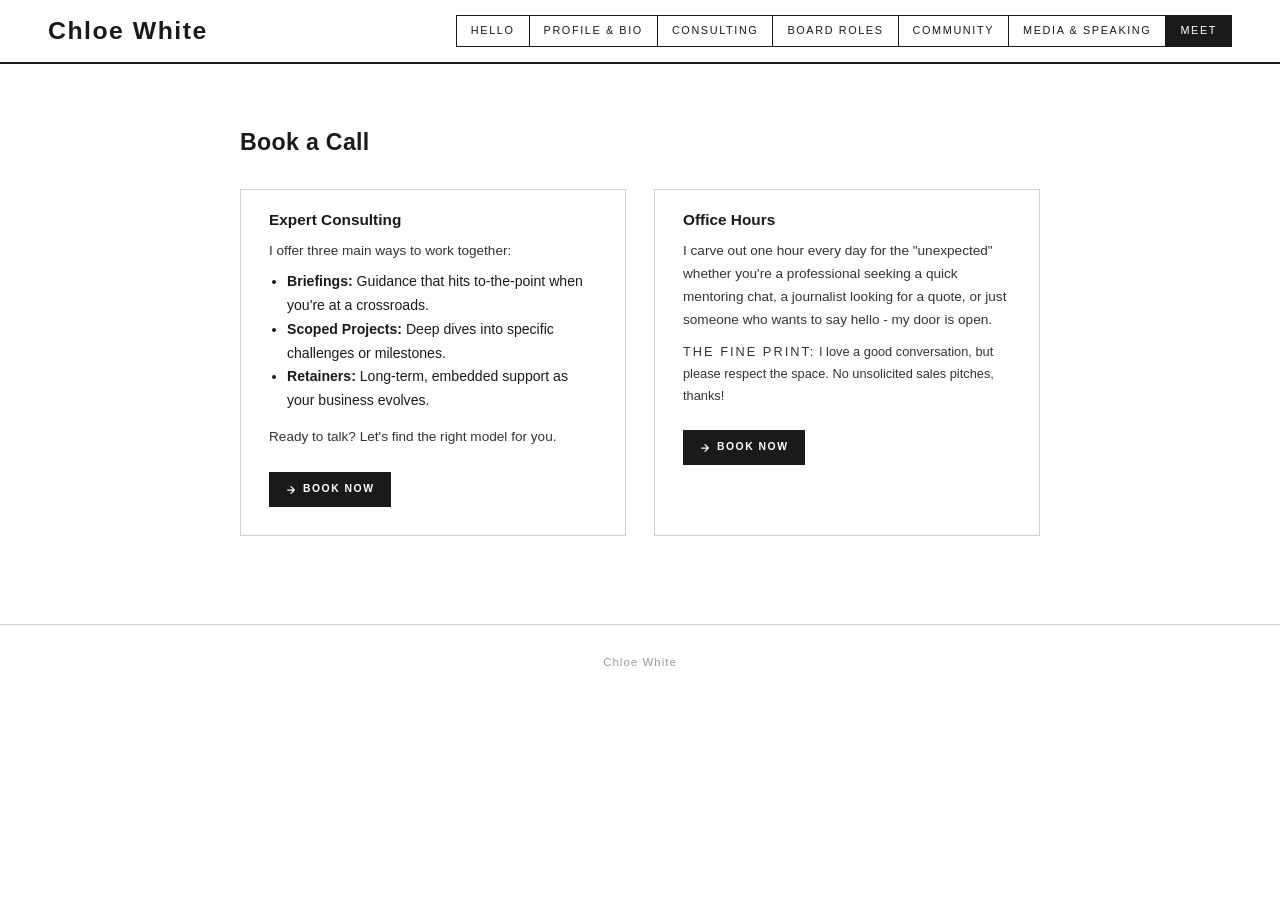
<file: meet.html>
<!DOCTYPE html>
<html lang="en">
<head>
  <meta charset="UTF-8">
  <meta name="viewport" content="width=device-width, initial-scale=1.0">
  <title>Book a Call — Chloe White</title>
  <meta name="description" content="Book a call with Chloe White — press enquiries, consulting, or mentoring.">
  <link rel="icon" type="image/svg+xml" href="favicon.svg">
  <link rel="stylesheet" href="styles.css">

  <style>
    .meet-book-btn {
      display: inline-flex;
      align-items: center;
      gap: 7px;
      font-size: 0.65rem;
      font-weight: 700;
      text-transform: uppercase;
      letter-spacing: 1.5px;
      background: #1a1a1a;
      color: #fff;
      border: 1.5px solid #1a1a1a;
      padding: 8px 16px;
      text-decoration: none;
      transition: background 0.2s, color 0.2s;
    }
    .meet-book-btn:hover { background: #444; color: #fff; border-color: #444; }
    .cards-grid .card { display: flex; flex-direction: column; }
    .cards-grid .card .meet-book-btn { margin-top: 24px; align-self: flex-start; }
  </style>
</head>
<body>

<!-- ========== HEADER ========== -->
<header>
  <div class="header-inner">
    <div class="site-name">
      <a href="index.html">Chloe White</a>
    </div>
    <button class="nav-toggle" aria-label="Toggle navigation" onclick="document.querySelector('nav').classList.toggle('open')">☰</button>
    <nav>
      <a href="index.html">Hello</a>
      <a href="bio.html">Profile &amp; Bio</a>
      <a href="advisory.html">Consulting</a>
      <a href="board.html">Board Roles</a>
      <a href="community.html">Community</a>
      <a href="media.html">Media &amp; Speaking</a>
      <!-- <a href="recognition.html">Recognition</a> -->
      <a href="meet.html" class="active">Meet</a>
    </nav>
  </div>
</header>

<!-- ========== MEET PAGE ========== -->
<main class="page-container">

  <h1 class="section-title" style="max-width:800px; margin-left:auto; margin-right:auto;">Book a Call</h1>

  <!-- ===== CARDS ===== -->
  <div class="cards-grid" style="grid-template-columns: repeat(2, 1fr); max-width: 800px; margin-left: auto; margin-right: auto;">

    <!-- Consulting -->
    <div class="card">
      <h3>Expert Consulting</h3>
      <p>I offer three main ways to work together:</p>
      <ul style="margin: 8px 0 12px 0; padding-left: 18px; line-height: 1.7; font-size: 0.88rem;">
        <li><strong>Briefings:</strong> Guidance that hits to-the-point when you're at a crossroads.</li>
        <li><strong>Scoped Projects:</strong> Deep dives into specific challenges or milestones.</li>
        <li><strong>Retainers:</strong> Long-term, embedded support as your business evolves.</li>
      </ul>
      <p>Ready to talk? Let's find the right model for you.</p>
      <a class="meet-book-btn" href="https://calendar.app.google/XC6Tfe4UWCA8TJcW6" target="_blank" rel="noopener">
        <svg width="10" height="10" viewBox="0 0 12 12" fill="none" xmlns="http://www.w3.org/2000/svg" aria-hidden="true">
          <path d="M2 6h8M6 2l4 4-4 4" stroke="currentColor" stroke-width="1.5" stroke-linecap="round" stroke-linejoin="round"/>
        </svg>
        BOOK NOW
      </a>
    </div>

    <!-- Other -->
    <div class="card">
      <h3>Office Hours</h3>
      <p>I carve out one hour every day for the "unexpected" whether you're a professional seeking a quick mentoring chat, a journalist looking for a quote, or just someone who wants to say hello - my door is open.</p>
      <p style="font-size: 0.8em; margin-top: 10px;"><span style="text-transform: uppercase; letter-spacing: 2px;">The Fine Print:</span> I love a good conversation, but please respect the space. No unsolicited sales pitches, thanks!</p>
      <a class="meet-book-btn" href="https://calendar.app.google/QrmuKqyw86SAxjbz5" target="_blank" rel="noopener">
        <svg width="10" height="10" viewBox="0 0 12 12" fill="none" xmlns="http://www.w3.org/2000/svg" aria-hidden="true">
          <path d="M2 6h8M6 2l4 4-4 4" stroke="currentColor" stroke-width="1.5" stroke-linecap="round" stroke-linejoin="round"/>
        </svg>
        BOOK NOW
      </a>
    </div>

  </div>

</main>

<!-- ========== FOOTER ========== -->
<footer>
  <p><a href="https://linkedin.com/in/policyeconomist" target="_blank" rel="noopener">Chloe White</a></p>
</footer>


<!-- 100% privacy-first analytics -->
<script async src="https://scripts.simpleanalyticscdn.com/latest.js"></script>
</body>
</html>
</file>
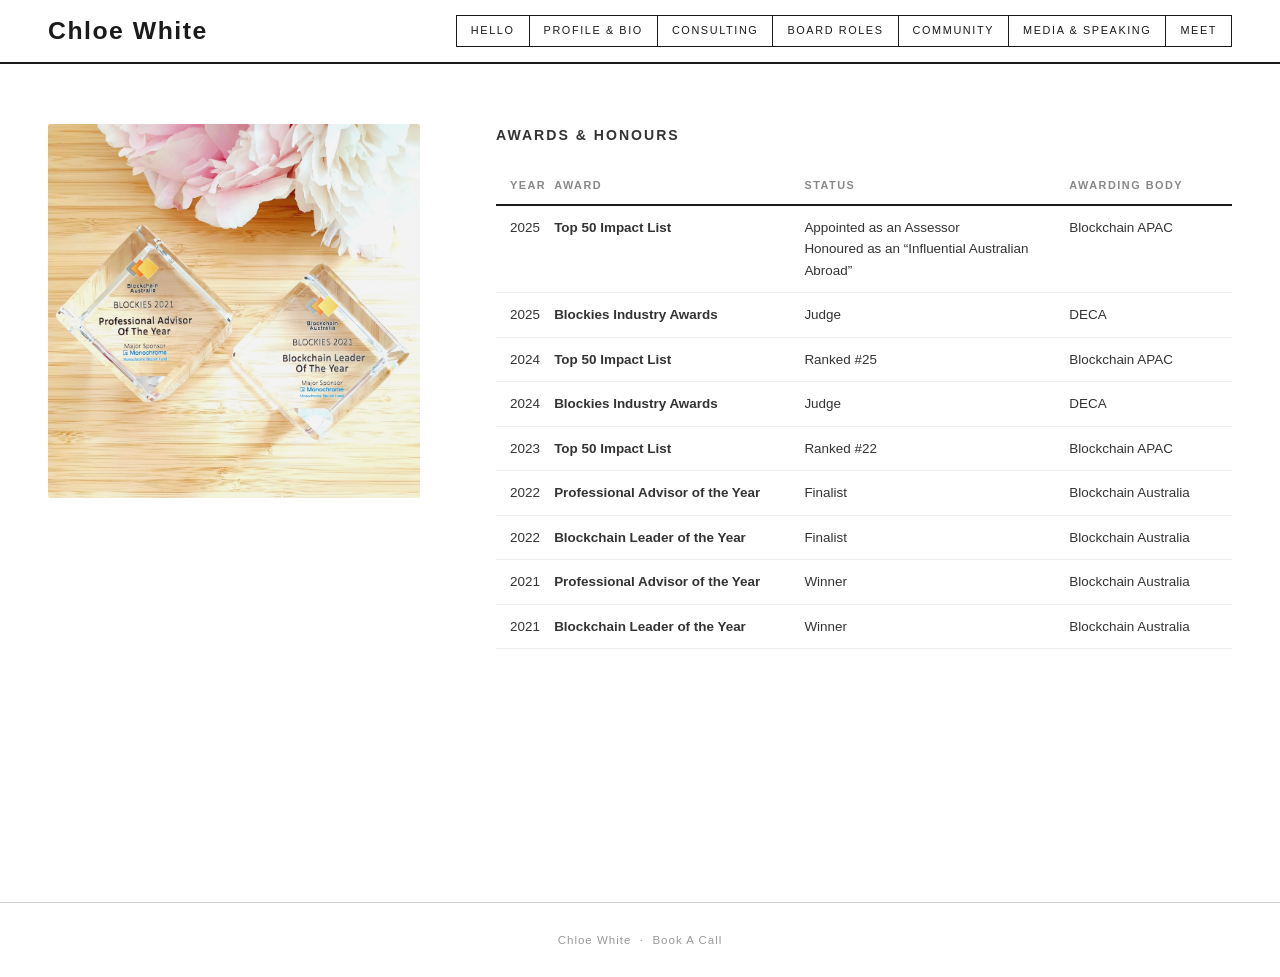
<file: recognition.html>
<!DOCTYPE html>
<html lang="en">
<head>
  <meta charset="UTF-8">
  <meta name="viewport" content="width=device-width, initial-scale=1.0">
  <title>Recognition &amp; Awards — Chloe White</title>
  <meta name="description" content="Chloe White's awards, recognition, and testimonials from industry leaders.">
  <link rel="icon" type="image/svg+xml" href="favicon.svg">
  <link rel="stylesheet" href="styles.css">

  <!-- ===== RECOGNITION PAGE ===== -->
  <style>
    /* Desktop: image left, content right — same proportions as bio page */
    @media (min-width: 1025px) {
      .page-split {
        grid-template-columns: 35fr 65fr;
        align-items: start;
      }
    }
    /* Mobile: show image first, content below */
    @media (max-width: 1024px) {
      .page-split .page-image { order: 1; }
      .page-split .page-content { order: 2; }
    }

    /* Awards image sizing — mirrors headshot constraints */
    .page-split .page-image img {
      width: auto;
      height: auto;
      max-width: min(100%, 480px);
      max-height: 520px;
      object-fit: cover;
      object-position: center top;
      display: block;
      margin: 0 auto;
      border-radius: 2px;
    }

    .styled-table { table-layout: fixed; }
    .styled-table th:nth-child(1) { width: 6%; }
    .styled-table th:nth-child(2) { width: 34%; }
    .styled-table th:nth-child(3) { width: 36%; }
    .styled-table th:nth-child(4) { width: 24%; }

    /* Top-align all column headings */
    .styled-table th { vertical-align: top; }

    .section-subtitle + p { font-size: 0.84rem; color: #333; }
    .styled-table th:nth-child(1),
    .styled-table td:nth-child(1) { text-align: left; }

    /* Mobile: let browser size columns to content instead of fixed % widths */
    @media (max-width: 768px) {
      .styled-table { table-layout: auto; min-width: 0; width: 100%; }
      .styled-table th:nth-child(1),
      .styled-table th:nth-child(2),
      .styled-table th:nth-child(3),
      .styled-table th:nth-child(4) { width: auto; }
    }
  </style>
</head>
<body>

<!-- ========== HEADER ========== -->
<header>
  <div class="header-inner">
    <div class="site-name">
      <a href="index.html">Chloe White</a>
    </div>
    <button class="nav-toggle" aria-label="Toggle navigation" onclick="document.querySelector('nav').classList.toggle('open')">☰</button>
    <nav>
      <a href="index.html">Hello</a>
      <a href="bio.html">Profile &amp; Bio</a>
      <a href="advisory.html">Consulting</a>
      <a href="board.html">Board Roles</a>
      <a href="community.html">Community</a>
      <a href="media.html">Media &amp; Speaking</a>
      <!-- <a href="ai-stablecoins.html">Research</a> -->
      <!-- <a href="recognition.html" class="active">Recognition</a> -->
      <!-- <a href="art.html">Art</a> -->
      <a href="meet.html">Meet</a>
    </nav>
  </div>
</header>

<!-- ========== RECOGNITION & AWARDS PAGE ========== -->
<main class="page-split">

  <!-- LEFT: Awards photo -->
  <div class="page-image" style="display:flex; flex-direction:column; align-items:center; padding:60px 28px 28px 48px;">
    <img src="BlockiesAwards.jpeg" alt="Chloe White — Blockies Awards">
  </div>

  <!-- RIGHT: Content -->
  <div class="page-content" style="padding-top: 60px;">

  <!-- ===== AWARDS TABLE ===== -->
  <p class="section-label" style="font-size:0.88rem; color:#333;">Awards &amp; Honours</p>
  <div class="styled-table-wrap">
  <table class="styled-table">
    <thead>
      <tr>
        <th>Year</th>
        <th>Award</th>
        <th>Status</th>
        <th>Awarding Body</th>
      </tr>
    </thead>
    <tbody>
      <tr>
        <td>2025</td>
        <td><strong>Top 50 Impact List</strong></td>
        <td>Appointed as an Assessor<br>Honoured as an &#8220;Influential Australian Abroad&#8221;</td>
        <td>Blockchain APAC</td>
      </tr>
      <tr>
        <td>2025</td>
        <td><strong>Blockies Industry Awards</strong></td>
        <td>Judge</td>
        <td>DECA</td>
      </tr>
      <tr>
        <td>2024</td>
        <td><strong>Top 50 Impact List</strong></td>
        <td>Ranked #25</td>
        <td>Blockchain APAC</td>
      </tr>
      <tr>
        <td>2024</td>
        <td><strong>Blockies Industry Awards</strong></td>
        <td>Judge</td>
        <td>DECA</td>
      </tr>
      <tr>
        <td>2023</td>
        <td><strong>Top 50 Impact List</strong></td>
        <td>Ranked #22</td>
        <td>Blockchain APAC</td>
      </tr>
      <tr>
        <td>2022</td>
        <td><strong>Professional Advisor of the Year</strong></td>
        <td>Finalist</td>
        <td>Blockchain Australia</td>
      </tr>
      <tr>
        <td>2022</td>
        <td><strong>Blockchain Leader of the Year</strong></td>
        <td>Finalist</td>
        <td>Blockchain Australia</td>
      </tr>
      <tr>
        <td>2021</td>
        <td><strong>Professional Advisor of the Year</strong></td>
        <td>Winner</td>
        <td>Blockchain Australia</td>
      </tr>
      <tr>
        <td>2021</td>
        <td><strong>Blockchain Leader of the Year</strong></td>
        <td>Winner</td>
        <td>Blockchain Australia</td>
      </tr>
    </tbody>
  </table>
  </div><!-- /.styled-table-wrap -->

  </div><!-- /.page-content -->
</main>

<!-- ========== FOOTER ========== -->
<footer>
  <p><a href="https://linkedin.com/in/policyeconomist" target="_blank" rel="noopener">Chloe White</a> &nbsp;·&nbsp; <a href="meet.html">Book A Call</a></p>
</footer>

<!-- 100% privacy-first analytics -->
<script async src="https://scripts.simpleanalyticscdn.com/latest.js"></script>
</body>
</html>
</file>
<file: styles.css>
/* ==========================================================================
   CHLOE WHITE — PERSONAL WEBSITE
   styles.css — Shared stylesheet for all pages
   Modelled on CCA Tel Aviv-Yafo gallery aesthetic
   ========================================================================== */

/* ---------- RESET & BASE ---------- */
*, *::before, *::after { box-sizing: border-box; margin: 0; padding: 0; }

html {
  font-size: 16px;
  scroll-behavior: smooth;
}

body {
  font-family: 'Helvetica Neue', Helvetica, Arial, sans-serif;
  color: #1a1a1a;
  background: #fff;
  line-height: 1.6;
  -webkit-font-smoothing: antialiased;
}

a { color: #1a1a1a; text-decoration: none; }
a:hover { color: #555; }

img { max-width: 100%; height: auto; display: block; }

/* ---------- HEADER / TOP BAR ----------
   CCA-style: heavy black bottom border on header, name left, nav right.
   ========================================================================== */
header {
  border-bottom: 2px solid #1a1a1a;
  padding: 0 48px;
  position: sticky;
  top: 0;
  background: #fff;
  z-index: 100;
}

.header-inner {
  max-width: 1600px;
  margin: 0 auto;
  display: flex;
  align-items: center;
  justify-content: space-between;
  height: 62px;
}

/* ---------- SITE NAME / LOGO ---------- */
.site-name {
  font-size: 1.55rem;
  font-weight: 800;
  letter-spacing: 1.5px;
  white-space: nowrap;
}

.site-name a { color: #1a1a1a; }
.site-name a:hover { color: #1a1a1a; }

/* ---------- NAVIGATION ----------
   CCA: small caps, vertical pipe dividers between each item.
   ========================================================================== */
nav { display: flex; align-items: center; gap: 0; border-top: 1px solid #1a1a1a; border-bottom: 1px solid #1a1a1a; }

nav a {
  font-size: 0.68rem;
  font-weight: 500;
  text-transform: uppercase;
  letter-spacing: 1.6px;
  padding: 6px 14px;
  transition: color 0.2s;
  white-space: nowrap;
  color: #1a1a1a;
  border-left: 1px solid #1a1a1a;
}

nav a:first-child { border-left: 1px solid #1a1a1a; }
nav a:last-child { border-right: 1px solid #1a1a1a; }
nav a:hover { color: #777; }
nav a.active {
  background: #1a1a1a;
  color: #fff;
}
nav a.active:hover { color: #fff; }

/* Mobile nav toggle */
.nav-toggle {
  display: none;
  background: none;
  border: none;
  font-size: 1.5rem;
  cursor: pointer;
  padding: 8px;
  color: #1a1a1a;
}

/* ---------- HERO LAYOUT ----------
   CCA: large image ~58% left, text ~42% right, full viewport height,
   image flush to edges, text vertically centred with right-side padding.
   ========================================================================== */
.hero {
  display: grid;
  grid-template-columns: 58fr 42fr;
  align-items: start;
}

.hero-image {
  display: flex;
  justify-content: center;
  align-items: flex-start;
}

.hero-image img {
  display: block;
  width: 100%;
  height: auto;
}

.hero-text {
  padding: 60px 54px 60px 48px;
  display: flex;
  flex-direction: column;
  justify-content: flex-start;
  height: 100%;
  box-sizing: border-box;
}

.hero-text h2 {
  font-size: 1.45rem;
  font-weight: 700;
  margin-bottom: 22px;
  letter-spacing: 0.3px;
  line-height: 1.3;
}

.hero-text p {
  font-size: 0.88rem;
  line-height: 1.7;
  margin-bottom: 12px;
  color: #333;
}

/* ---------- READ MORE BUTTON ----------
   CCA: thin black border, small uppercase, arrow, no fill.
   ========================================================================== */
.read-more {
  display: inline-block;
  margin-top: 24px;
  font-size: 0.68rem;
  font-weight: 600;
  letter-spacing: 1.8px;
  text-transform: uppercase;
  border: 1.5px solid #1a1a1a;
  padding: 10px 20px;
  transition: background 0.2s, color 0.2s;
  align-self: flex-start;
}

.read-more:hover {
  background: #1a1a1a !important;
  color: #fff;
}

/* ---------- PAGE LAYOUT (interior pages) ---------- */
.page-container {
  max-width: 1400px;
  margin: 0 auto;
  padding: 60px 48px;
}

/* Two-column layout: sidebar image + content (Bio page) */
.page-split {
  display: grid;
  grid-template-columns: 58fr 42fr;
  min-height: calc(100vh - 62px);
}

.page-split .page-image {
  overflow: hidden;
}

.page-split .page-image img {
  width: 100%;
  height: 100%;
  object-fit: cover;
}

.page-split .page-content {
  padding: 60px 48px 60px 48px;
}

/* ---------- SECTION HEADINGS ---------- */
.section-title {
  font-size: 1.45rem;
  font-weight: 700;
  margin-bottom: 28px;
  letter-spacing: 0.3px;
}

.section-subtitle {
  font-size: 1.05rem;
  font-weight: 600;
  margin-top: 44px;
  margin-bottom: 16px;
  letter-spacing: 0.2px;
}

.section-label {
  font-size: 0.68rem;
  font-weight: 600;
  text-transform: uppercase;
  letter-spacing: 2px;
  color: #888;
  margin-bottom: 8px;
}

/* ---------- CONTENT BLOCKS ---------- */
.content-block {
  margin-bottom: 44px;
}

.content-block p {
  font-size: 0.88rem;
  line-height: 1.7;
  color: #333;
  margin-bottom: 12px;
}

.content-block ul {
  list-style: none;
  padding: 0;
}

.content-block ul li {
  font-size: 0.88rem;
  line-height: 1.7;
  color: #333;
  padding-left: 16px;
  position: relative;
  margin-bottom: 10px;
}

.content-block ul li::before {
  content: '—';
  position: absolute;
  left: 0;
  color: #999;
}

/* ---------- STATS / KEY METRICS BAR ---------- */
.stats-row {
  display: grid;
  grid-template-columns: repeat(auto-fit, minmax(180px, 1fr));
  gap: 30px;
  margin: 36px 0;
  padding: 28px 0;
  border-top: 1px solid #d0d0d0;
  border-bottom: 1px solid #d0d0d0;
}

.stat-item {
  text-align: center;
}

.stat-number {
  font-size: 1.45rem;
  font-weight: 700;
  color: #1a1a1a;
  display: block;
}

.stat-label {
  font-size: 0.72rem;
  text-transform: uppercase;
  letter-spacing: 1.5px;
  color: #888;
  margin-top: 6px;
  display: block;
}

/* ---------- BAR CHARTS ---------- */
.chart-container {
  margin: 30px 0;
}

.chart-title {
  font-size: 0.75rem;
  font-weight: 600;
  text-transform: uppercase;
  letter-spacing: 1.8px;
  margin-bottom: 16px;
  color: #555;
}

.bar-chart {
  display: flex;
  flex-direction: column;
  gap: 12px;
}

.bar-row {
  display: flex;
  align-items: center;
  gap: 12px;
}

.bar-label {
  font-size: 0.76rem;
  color: #555;
  width: 160px;
  flex-shrink: 0;
  text-align: right;
}

.bar-track {
  flex: 1;
  background: #f0f0f0;
  height: 20px;
  position: relative;
  overflow: hidden;
}

.bar-fill {
  height: 100%;
  background: #1a1a1a;
  transition: width 0.8s ease;
}

.bar-value {
  font-size: 0.72rem;
  font-weight: 600;
  color: #1a1a1a;
  width: 50px;
  flex-shrink: 0;
}

/* ---------- CARDS GRID ---------- */
.cards-grid {
  display: grid;
  grid-template-columns: repeat(auto-fill, minmax(300px, 1fr));
  gap: 28px;
  margin: 28px 0;
}

.card {
  border: 1px solid #d0d0d0;
  padding: 28px;
  transition: border-color 0.2s;
}

.card:not(.card-previous) {
  padding-top: 18px;
}

.card.card-previous {
  padding-top: 18px;
}

.card:hover { border-color: #999; }

.card h3 {
  font-size: 0.96rem;
  font-weight: 700;
  margin-bottom: 6px;
}

.card .card-role {
  font-size: 0.82rem;
  color: #888;
  font-weight: 700;
  text-transform: uppercase;
  letter-spacing: 0.5px;
  margin-bottom: 4px;
}

.card .card-dates {
  font-size: 0.76rem;
  color: #888;
  margin-bottom: 12px;
}

.card p {
  font-size: 0.85rem;
  line-height: 1.7;
  color: #333;
}

.card .card-tag {
  display: inline-block;
  font-size: 0.62rem;
  font-weight: 600;
  text-transform: uppercase;
  letter-spacing: 1.5px;
  padding: 3px 10px;
  border: 1px solid #ccc;
  background: transparent;
  margin-bottom: 0;
  color: #888;
}

.card .card-tag.current {
  border-color: #1a1a1a;
  background: #1a1a1a;
  color: #fff;
}

.card-location {
  font-size: 0.78rem;
  color: #888;
  margin: 6px 0 0;
  letter-spacing: 0.02em;
}

.card-dept {
  font-size: 0.82rem;
  color: #555;
  margin: 2px 0 6px;
}

/* ---------- TABLES ---------- */
.styled-table {
  width: 100%;
  border-collapse: collapse;
  margin: 20px 0;
  font-size: 0.84rem;
}

.styled-table th {
  text-align: left;
  font-size: 0.68rem;
  text-transform: uppercase;
  letter-spacing: 1.5px;
  color: #888;
  padding: 10px 14px;
  border-bottom: 2px solid #1a1a1a;
  font-weight: 600;
}

.styled-table td {
  padding: 11px 14px;
  border-bottom: 1px solid #eee;
  color: #333;
  vertical-align: top;
}

.styled-table tr:hover td { background: #fafafa; }

/* ---------- TESTIMONIALS ---------- */
.testimonial {
  border-left: 3px solid #1a1a1a;
  padding: 20px 30px;
  margin: 28px 0;
  background: #fafafa;
}

.testimonial blockquote {
  font-size: 0.88rem;
  line-height: 1.75;
  color: #333;
  font-style: italic;
  margin-bottom: 12px;
}

.testimonial cite {
  font-size: 0.76rem;
  font-style: normal;
  font-weight: 600;
  color: #555;
}

/* ---------- LINK LIST ---------- */
.link-list {
  list-style: none;
  padding: 0;
  margin: 20px 0;
}

.link-list li {
  padding: 14px 0;
  border-bottom: 1px solid #eee;
}

.link-list li a {
  font-size: 0.88rem;
  font-weight: 500;
  display: flex;
  justify-content: space-between;
  align-items: center;
}

.link-list li a::after {
  content: '→';
  font-size: 1rem;
  color: #999;
  transition: color 0.2s;
}

.link-list li a:hover::after { color: #1a1a1a; }

/* ---------- TIMELINE ---------- */
.timeline-item {
  padding: 22px 0;
  border-bottom: 1px solid #eee;
}

.timeline-item:last-child { border-bottom: none; }

.timeline-date {
  font-size: 0.68rem;
  text-transform: uppercase;
  letter-spacing: 1.5px;
  color: #888;
  margin-bottom: 6px;
}

.timeline-title {
  font-size: 0.96rem;
  font-weight: 700;
  margin-bottom: 4px;
}

.timeline-venue {
  font-size: 0.84rem;
  color: #555;
  margin-bottom: 8px;
}

.timeline-description {
  font-size: 0.85rem;
  color: #333;
  line-height: 1.7;
}

/* ---------- ART PAGE GALLERY ---------- */
.art-placeholder {
  display: grid;
  grid-template-columns: repeat(auto-fill, minmax(280px, 1fr));
  gap: 20px;
  margin: 30px 0;
}

.art-placeholder .art-item {
  aspect-ratio: 1;
  background: #f5f5f5;
  display: flex;
  align-items: center;
  justify-content: center;
  font-size: 0.76rem;
  color: #bbb;
  text-transform: uppercase;
  letter-spacing: 2px;
  border: 1px solid #eee;
}

/* ---------- FOOTER ---------- */
footer {
  border-top: 1px solid #d0d0d0;
  padding: 28px 48px;
  text-align: center;
  font-size: 0.72rem;
  color: #999;
  letter-spacing: 1px;
}

footer a { color: #999; }
footer a:hover { color: #1a1a1a; }

/* ---------- RESPONSIVE ---------- */
@media (max-width: 1024px) {
  header { padding: 0 28px; }
  nav a { font-size: 0.62rem; padding: 6px 8px; }
  .hero { grid-template-columns: 1fr; }
  .hero-image img { width: 100%; height: auto; max-height: 520px; }
  .hero-text { padding: 40px 28px; }
  .page-split { grid-template-columns: 1fr; }
  .page-split .page-content { padding: 40px 28px; }
  .page-container { padding: 40px 28px; }
  .bar-label { width: 120px; }
}

@media (max-width: 768px) {
  header { padding: 0 20px; }

  .header-inner {
    flex-wrap: wrap;
    height: auto;
    padding: 14px 0;
  }

  .site-name { font-size: 1.15rem; }

  .nav-toggle { display: block; }

  nav {
    display: none;
    flex-direction: column;
    width: 100%;
    padding: 10px 0;
    gap: 0;
    border-top: none;
    border-bottom: none;
  }

  nav.open { display: flex; }

  nav a {
    padding: 10px 0;
    font-size: 0.72rem;
    border-bottom: 1px solid #f0f0f0;
    border-left: none;
    border-right: none;
  }

  nav a:first-child { border-left: none; }
  nav a:last-child { border-right: none; border-bottom: none; }

  .page-container { padding: 36px 20px; }
  .stats-row { grid-template-columns: repeat(2, 1fr); }

  /* Force all cards grids to single column regardless of inline grid-template-columns */
  .cards-grid { grid-template-columns: 1fr !important; }

  .bar-label { width: 100px; font-size: 0.68rem; }

  /* Awards table: scroll horizontally rather than overflow/overlap */
  .styled-table-wrap {
    overflow-x: auto;
    -webkit-overflow-scrolling: touch;
  }
  .styled-table { font-size: 0.76rem; }
  .styled-table th, .styled-table td { padding: 8px 10px; }
  /* Top-align all header cells */
  .styled-table th { vertical-align: top; }

  footer { padding: 24px 20px; }
}
</file>
